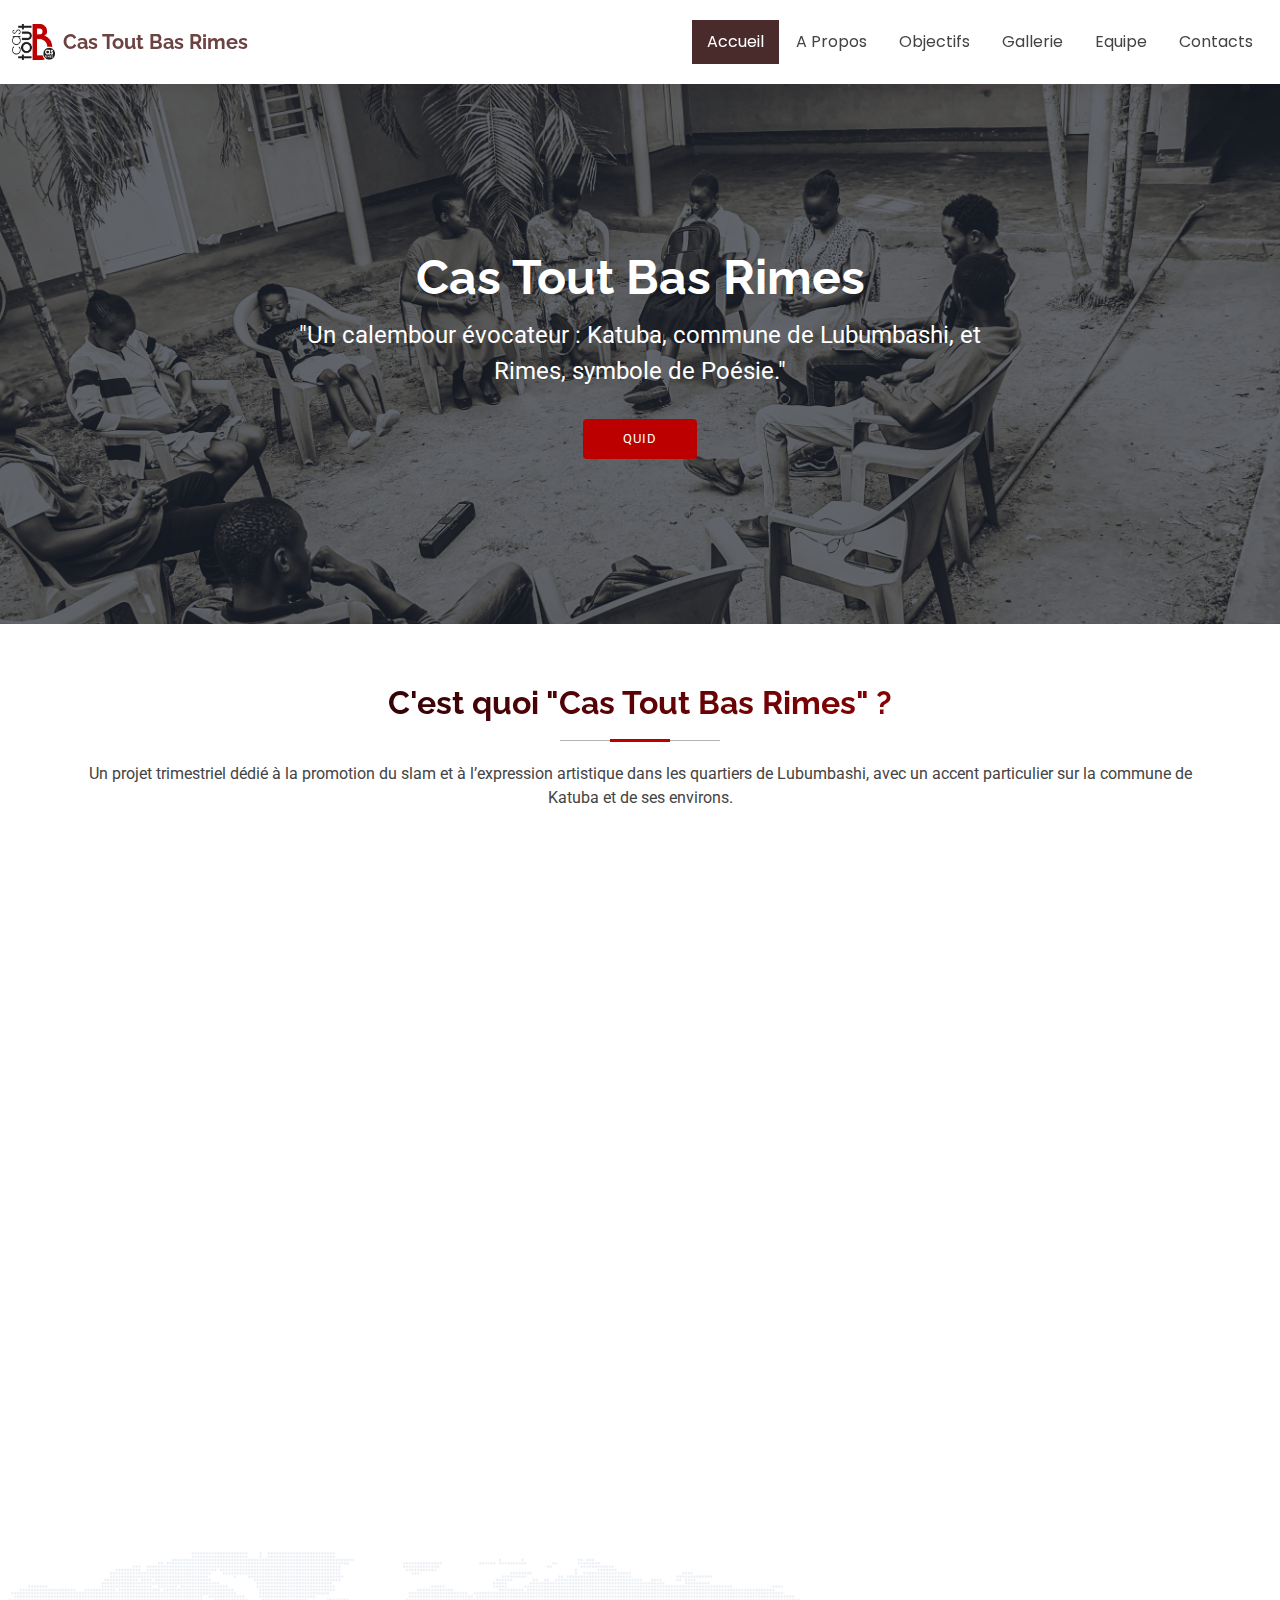
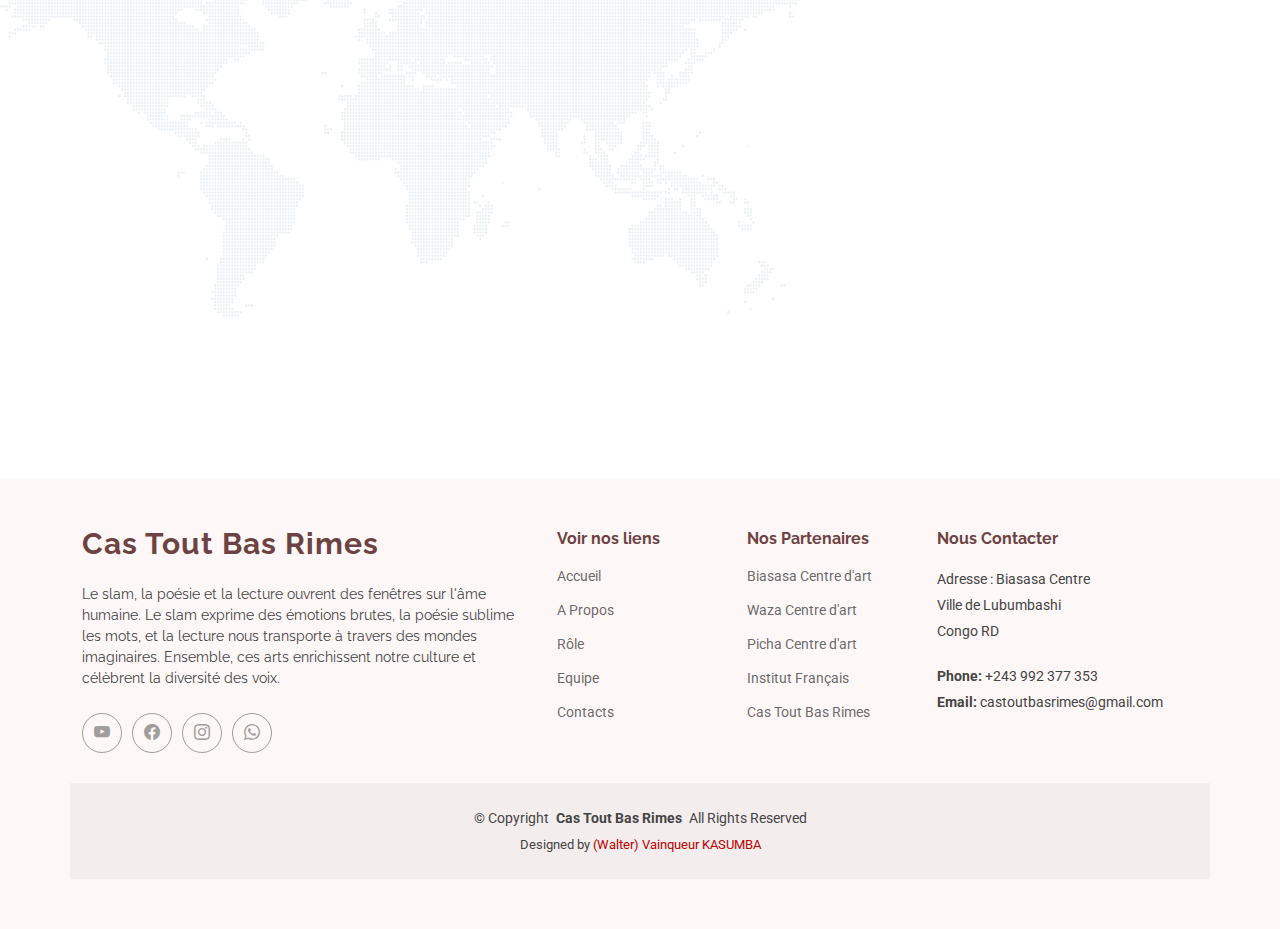
<file: index.html>
<!DOCTYPE html>
<html lang="en">

<head>
  <meta charset="utf-8">
  <meta content="width=device-width, initial-scale=1.0" name="viewport">
  <title>Cas Tout Bas Rimes</title>
  <meta name="description" content="">
  <meta name="keywords" content="">

  <!-- Favicons -->
  <link href="assets/img/logo.png" rel="icon">
  <link href="assets/img/apple-touch-icon.png" rel="apple-touch-icon">

  <!-- Fonts -->
  <link href="https://fonts.googleapis.com" rel="preconnect">
  <link href="https://fonts.gstatic.com" rel="preconnect" crossorigin>
  <link
    href="https://fonts.googleapis.com/css2?family=Roboto:ital,wght@0,100;0,300;0,400;0,500;0,700;0,900;1,100;1,300;1,400;1,500;1,700;1,900&family=Poppins:ital,wght@0,100;0,200;0,300;0,400;0,500;0,600;0,700;0,800;0,900;1,100;1,200;1,300;1,400;1,500;1,600;1,700;1,800;1,900&family=Raleway:ital,wght@0,100;0,200;0,300;0,400;0,500;0,600;0,700;0,800;0,900;1,100;1,200;1,300;1,400;1,500;1,600;1,700;1,800;1,900&display=swap"
    rel="stylesheet">

  <!-- Vendor CSS Files -->
  <link href="assets/vendor/bootstrap/css/bootstrap.min.css" rel="stylesheet">
  <link href="assets/vendor/bootstrap-icons/bootstrap-icons.css" rel="stylesheet">
  <link href="assets/vendor/aos/aos.css" rel="stylesheet">
  <link href="assets/vendor/glightbox/css/glightbox.min.css" rel="stylesheet">
  <link href="assets/vendor/swiper/swiper-bundle.min.css" rel="stylesheet">

  <!-- Main CSS File -->
  <link href="assets/css/main.css" rel="stylesheet">
  <link href="assets/css/main.css" rel="stylesheet">
</head>

<body class="index-page">

  <header id="header" class="header d-flex align-items-center sticky-top">
    <div class="container-fluid position-relative d-flex align-items-center justify-content-between">

      <a href="index.html" class="logo d-flex align-items-center me-auto me-xl-0">
        <!-- Uncomment the line below if you also wish to use an image logo -->
        <img src="assets/img/logo ctbr.png" alt="">
        <h1 class="sitename">Cas Tout Bas Rimes</h1>
      </a>

      <nav id="navmenu" class="navmenu">
        <ul>
          <li><a href="index.html#hero" class="active">Accueil</a></li>
          <li><a href="portfolio.html#about">A Propos</a></li>
          <li><a href="portfolio.html#services">Objectifs</a></li>
          <li><a href="portfolio.html#portfolio">Gallerie</a></li>
          <li><a href="portfolio.html#team">Equipe</a></li>
          <li><a href="portfolio.html#contact">Contacts</a></li>
        </ul>
        <i class="mobile-nav-toggle d-xl-none bi bi-list"></i>
      </nav>

      <!-- <div class="header-social-links">
        <a href="#" class="linkedin"><i class="bi bi-youtube"></i></a>
        <a href="#" class="twitter"><i class="bi bi-whatsapp"></i></a>
        <a href="https://www.facebook.com/profile.php?id=100083359626542" class="facebook"><i
            class="bi bi-facebook"></i></a>
        <a href=" https://www.instagram.com/castoutbasrimes?igsh=MTE3OWNjZG5xdjdrdQ==" class="instagram"><i
            class="bi bi-instagram"></i></a>
      </div> -->

    </div>
  </header>

  <main class="main">

    <!-- Hero Section -->
    <section id="hero" class="hero section dark-background">

      <img src="assets/img/hero-bg.jpg" alt="" data-aos="fade-in">

      <div class="container text-center" data-aos="fade-up" data-aos-delay="100">
        <div class="row justify-content-center">
          <div class="col-lg-8">
            <h2>Cas Tout Bas Rimes</h2>
            <p>"Un calembour évocateur : Katuba, commune de Lubumbashi, et Rimes, symbole de Poésie."</p>
            <a href="#about" class="btn-get-started">Quid</a>
          </div>
        </div>
      </div>

    </section><!-- /Hero Section -->

    <!-- What We Do Section -->
    <section id="what-we-do" class="what-we-do section">

      <!-- Section Title -->
      <div class="container section-title" data-aos="fade-up">
        <h2>C'est quoi "Cas Tout Bas Rimes" ?</h2>
        <p>Un projet trimestriel dédié à la promotion du slam et à l’expression artistique dans les quartiers de
          Lubumbashi, avec un accent particulier sur la commune de Katuba et de ses environs.</p>
      </div><!-- End Section Title -->

      <div class="container">

        <div class="row gy-4">

          <div class="col-lg-4" data-aos="fade-up" data-aos-delay="100">
            <div class="why-box">
              <h3>Qui sommes-nous ?</h3>
              <p>
                "Cas Tout Bas Rimes est né d'un désir ardent de répandre le slam et de favoriser l’expression artistique
                dans des zones où l’accès à la culture est limité. Situé dans la commune de Katuba à Lubumbashi, nous
                sommes une plateforme trimestrielle qui accueille et forme de jeunes slameurs, leur offrant un espace
                pour partager leur passion."
              </p>
              <div class="text-center">
                <a href="#" class="more-btn"><span>voir plus</span> <i class="bi bi-chevron-right"></i></a>
              </div>
            </div>
          </div><!-- End Why Box -->

          <div class="col-lg-8 d-flex align-items-stretch">
            <div class="row gy-4" data-aos="fade-up" data-aos-delay="200">

              <div class="col-xl-4">
                <div class="icon-box d-flex flex-column justify-content-center align-items-center">
                  <i class="bi bi-chat-dots"></i>
                  <h4>Mission 1 <br>Une Expression Libre</h4>
                  <p>Créer un espace accueillant pour que les jeunes s'expriment sans jugement à travers la poésie et le
                    slam.</p>
                </div>
              </div><!-- End Icon Box -->

              <div class="col-xl-4" data-aos="fade-up" data-aos-delay="300">
                <div class="icon-box d-flex flex-column justify-content-center align-items-center">
                  <i class="bi bi-lightbulb"></i>
                  <h4>Mission 2 <br>Exploration des Thèmes Universels</h4>
                  <p>Permettre aux jeunes d'explorer des questions d'intérêt universel, comme l'identité et la justice
                    sociale.</p>
                </div>
              </div><!-- End Icon Box -->

              <div class="col-xl-4" data-aos="fade-up" data-aos-delay="400">
                <div class="icon-box d-flex flex-column justify-content-center align-items-center">
                  <i class="bi bi-people"></i>
                  <h4>Mission 3 <br>Ateliers et Performances</h4>
                  <p>Organiser des ateliers et des événements de slam pour développer la confiance en soi et célébrer la
                    diversité des voix.</p>
                </div>
              </div><!-- End Icon Box -->

            </div>
          </div>

        </div>

      </div>

    </section><!-- /What We Do Section -->

     <!-- Contact Section -->
    <section id="contact" class="contact section">

        <!-- Section Title -->
        <div class="container section-title" data-aos="fade-up">
            <h2>Où nous trouver ?</h2>
            <p>Pour toute question ou pour nous soutenir, n’hésitez pas à nous contacter. Adresse : Biasasa Centre d'art
            </p>
        </div><!-- End Section Title -->

        <div class="container position-relative" data-aos="fade-up" data-aos-delay="100">

            <div class="row gy-4">

                <div class="col-lg-5">
                    <div class="info-item d-flex" data-aos="fade-up" data-aos-delay="200">
                        <i class="bi bi-geo-alt flex-shrink-0"></i>
                        <div>
                            <h3>Adresse</h3>
                            <p><strong>Biasasa centre d'art</strong>
                                quartier Bana Katanga, 54 Ave Muana Shaba, Lubumbashi</p>
                        </div>
                    </div><!-- End Info Item -->

                    <div class="info-item d-flex" data-aos="fade-up" data-aos-delay="300">
                        <i class="bi bi-telephone flex-shrink-0"></i>
                        <div>
                            <h3>Nos Contacts</h3>
                            <p>+243 99 237 73 53</p>
                        </div>
                    </div><!-- End Info Item -->

                    <div class="info-item d-flex" data-aos="fade-up" data-aos-delay="400">
                        <i class="bi bi-envelope flex-shrink-0"></i>
                        <div>
                            <h3>Email</h3>
                            <p>castoutbasrimes@gmail.com</p>
                        </div>
                    </div><!-- End Info Item -->

                </div>

                <div class="col-lg-7">
                    <div class="map-responsive">
                        <iframe
                            src="https://www.google.com/maps/embed?pb=!1m18!1m12!1m3!1d1495.528783758716!2d27.468286901987!3d-11.716536263090179!2m3!1f0!2f0!3f0!3m2!1i1024!2i768!4f13.1!3m3!1m2!1s0x19723f705431221f%3A0xe6d1ea8ce66e4fb7!2sBiasasa%20centre%20d&#39;art!5e1!3m2!1sfr!2scd!4v1740525657134!5m2!1sfr!2scd"
                            width="600" height="400" style="border:0;" allowfullscreen="" loading="lazy"
                            referrerpolicy="no-referrer-when-downgrade"></iframe>
                    </div>
                </div><!-- End Contact Form -->

            </div>

        </div>

    </section><!-- /Contact Section -->

  </main>

  <footer id="footer" class="footer light-background">

    <div class="container footer-top">
      <div class="row gy-4">
        <div class="col-lg-5 col-md-12 footer-about">
          <a href="index.html" class="logo d-flex align-items-center">
            <span class="sitename">Cas Tout Bas Rimes</span>
          </a>
          <p>Le slam, la poésie et la lecture ouvrent des fenêtres sur l'âme humaine. Le slam exprime des émotions
            brutes, la poésie sublime les mots, et la lecture nous transporte à travers des mondes imaginaires.
            Ensemble, ces arts enrichissent notre culture et célèbrent la diversité des voix.</p>
          <div class="social-links d-flex mt-4">
            <a href="https://youtube.com/@castoutbasrimes24?si=yJgB9E9vswaCOKB9"><i class="bi bi-youtube"></i></a>
            <a href="https://www.facebook.com/profile.php?id=100083359626542"><i class="bi bi-facebook"></i></a>
            <a href="https://www.instagram.com/castoutbasrimes?igsh=MTE3OWNjZG5xdjdrdQ==">
              <i class="bi bi-instagram"></i>
            </a>
            <a href="https://wa.me/message/2JVSQBOI5NFFI1"><i class="bi bi-whatsapp"></i></a>
          </div>
        </div>

        <div class="col-lg-2 col-6 footer-links">
          <h4>Voir nos liens</h4>
          <ul>
            <li><a href="#">Accueil</a></li>
            <li><a href="#">A Propos</a></li>
            <li><a href="#">Rôle</a></li>
            <li><a href="#">Equipe</a></li>
            <li><a href="#">Contacts</a></li>
          </ul>
        </div>

        <div class="col-lg-2 col-6 footer-links">
          <h4>Nos Partenaires</h4>
          <ul>
            <li><a href="#">Biasasa Centre d'art</a></li>
            <li><a href="#">Waza Centre d'art</a></li>
            <li><a href="#">Picha Centre d'art</a></li>
            <li><a href="#">Institut Français</a></li>
            <li><a href="#">Cas Tout Bas Rimes</a></li>
          </ul>
        </div>

        <div class="col-lg-3 col-md-12 footer-contact text-center text-md-start">
          <h4>Nous Contacter</h4>
          <p>Adresse : Biasasa Centre</p>
          <p>Ville de Lubumbashi</p>
          <p>Congo RD</p>
          <p class="mt-4"><strong>Phone:</strong> <span>+243 992 377 353</span></p>
          <p><strong>Email:</strong> <span>castoutbasrimes@gmail.com</span></p>
        </div>

      </div>
    </div>

    <div class="container copyright text-center mt-4">
      <p>© <span>Copyright</span> <strong class="px-1 sitename">Cas Tout Bas Rimes</strong> <span>All Rights
          Reserved</span></p>
      <div class="credits">
        Designed by <a href="https://github.com/waltervq">(Walter) Vainqueur KASUMBA</a>
      </div>
    </div>

  </footer>

  <!-- Scroll Top -->
  <a href="#" id="scroll-top" class="scroll-top d-flex align-items-center justify-content-center"><i
      class="bi bi-arrow-up-short"></i></a>

  <!-- Preloader -->
  <div id="preloader"></div>

  <!-- Vendor JS Files -->
  <script src="assets/vendor/bootstrap/js/bootstrap.bundle.min.js"></script>
  <script src="assets/vendor/php-email-form/validate.js"></script>
  <script src="assets/vendor/aos/aos.js"></script>
  <script src="assets/vendor/waypoints/noframework.waypoints.js"></script>
  <script src="assets/vendor/purecounter/purecounter_vanilla.js"></script>
  <script src="assets/vendor/glightbox/js/glightbox.min.js"></script>
  <script src="assets/vendor/imagesloaded/imagesloaded.pkgd.min.js"></script>
  <script src="assets/vendor/isotope-layout/isotope.pkgd.min.js"></script>
  <script src="assets/vendor/swiper/swiper-bundle.min.js"></script>

  <!-- Main JS File -->
  <script src="assets/js/main.js"></script>

</body>

</html>
</file>
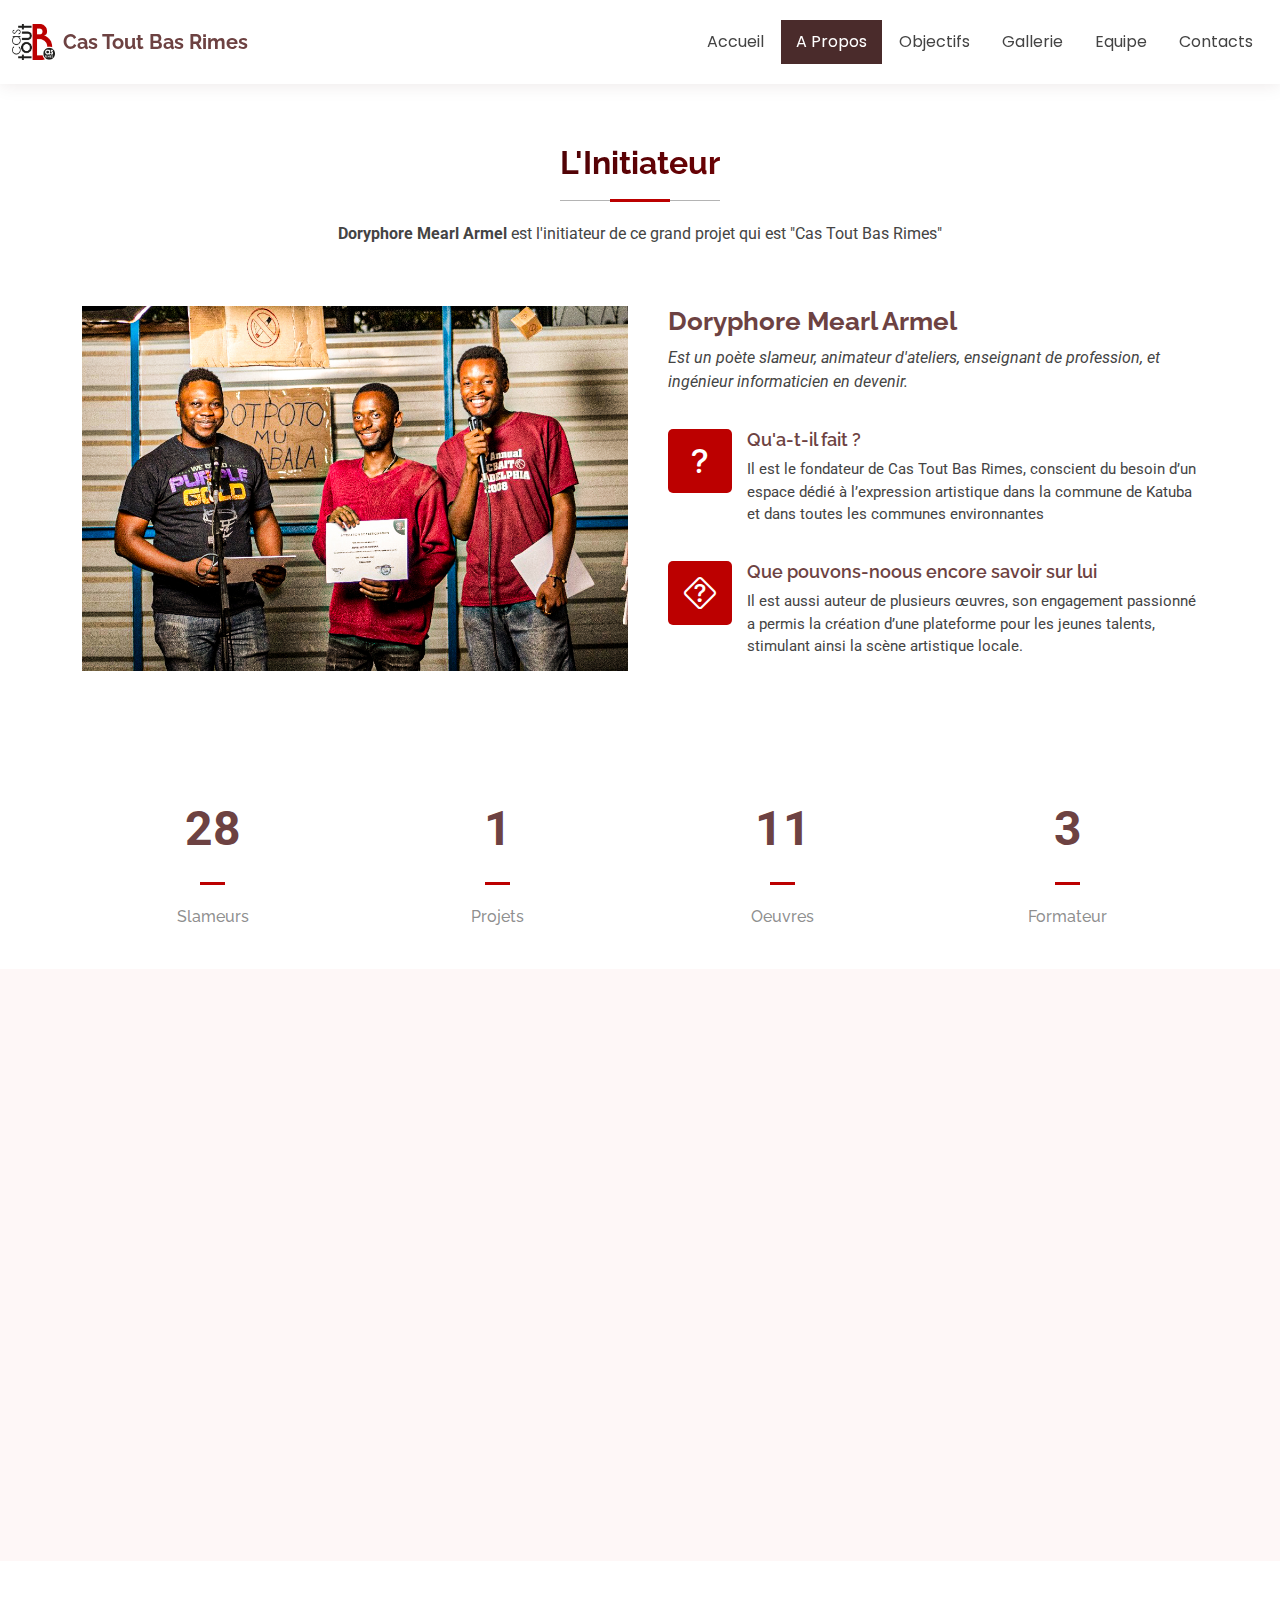
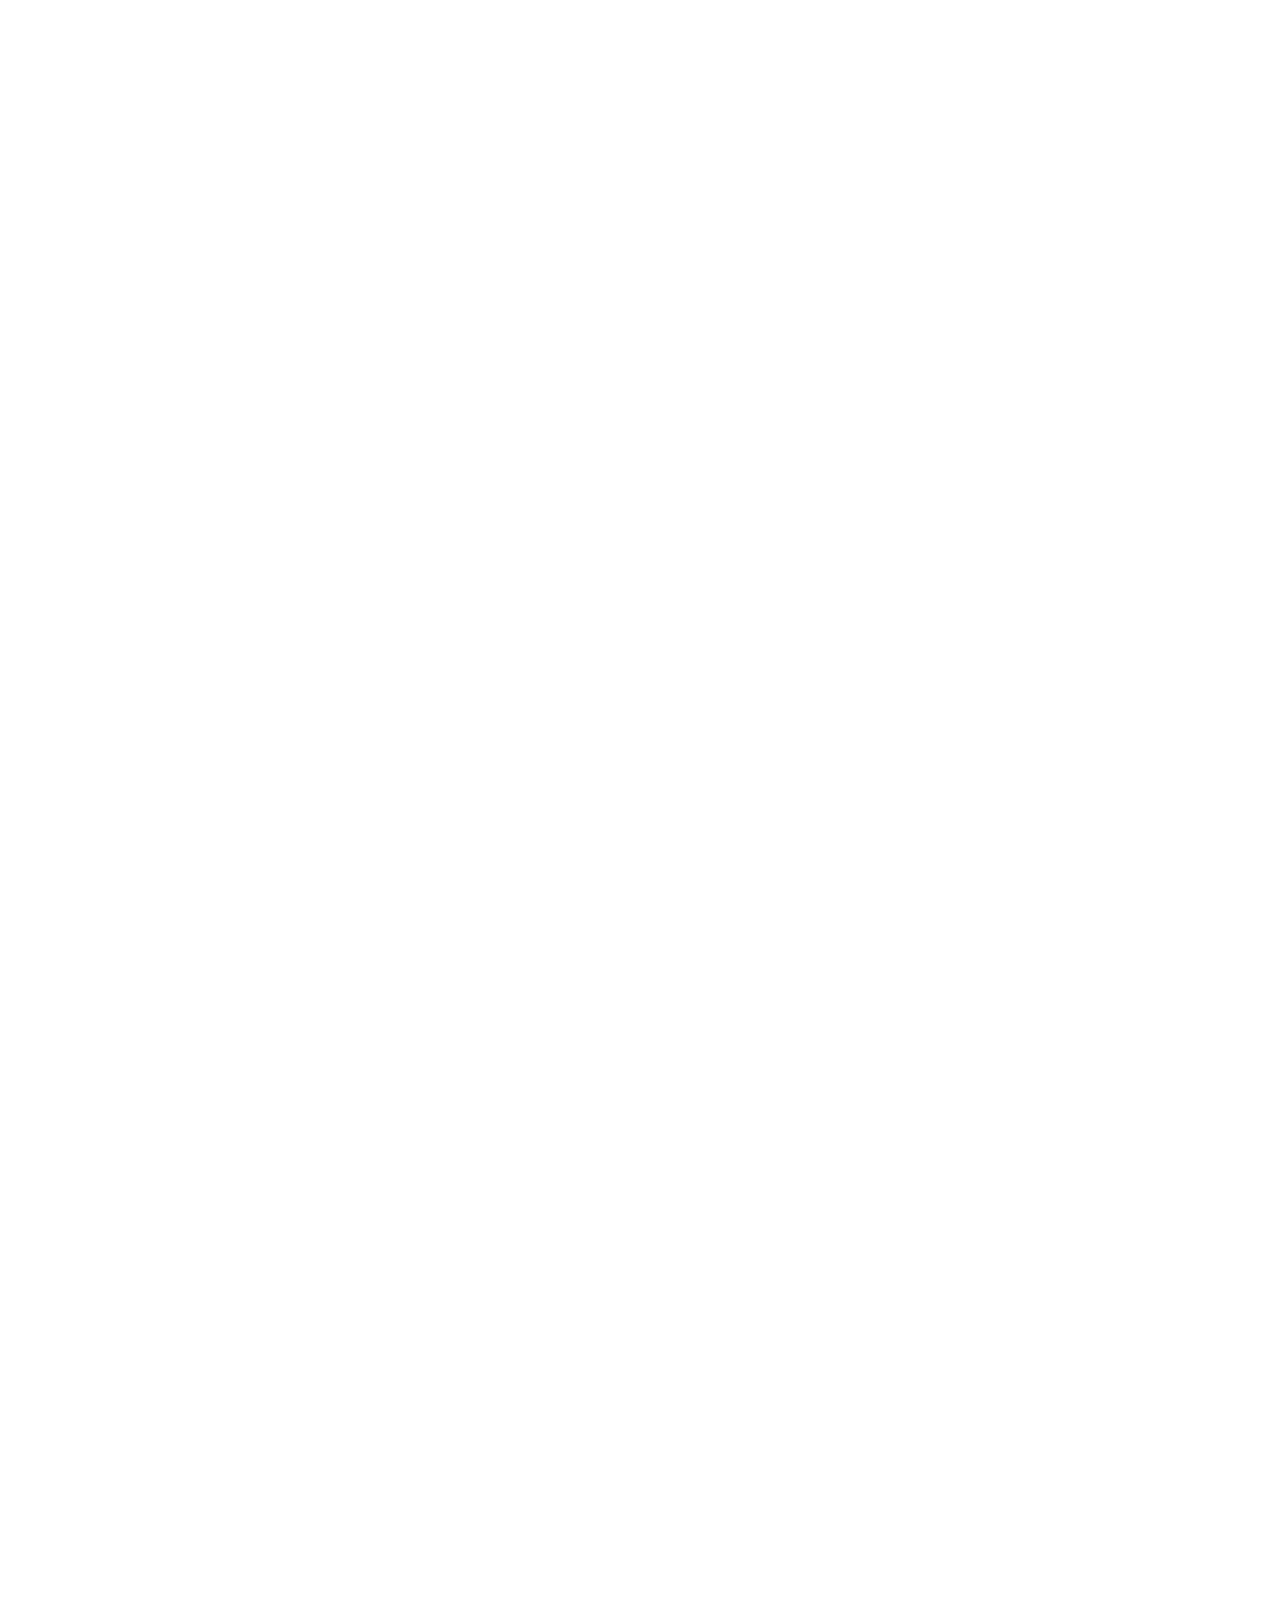
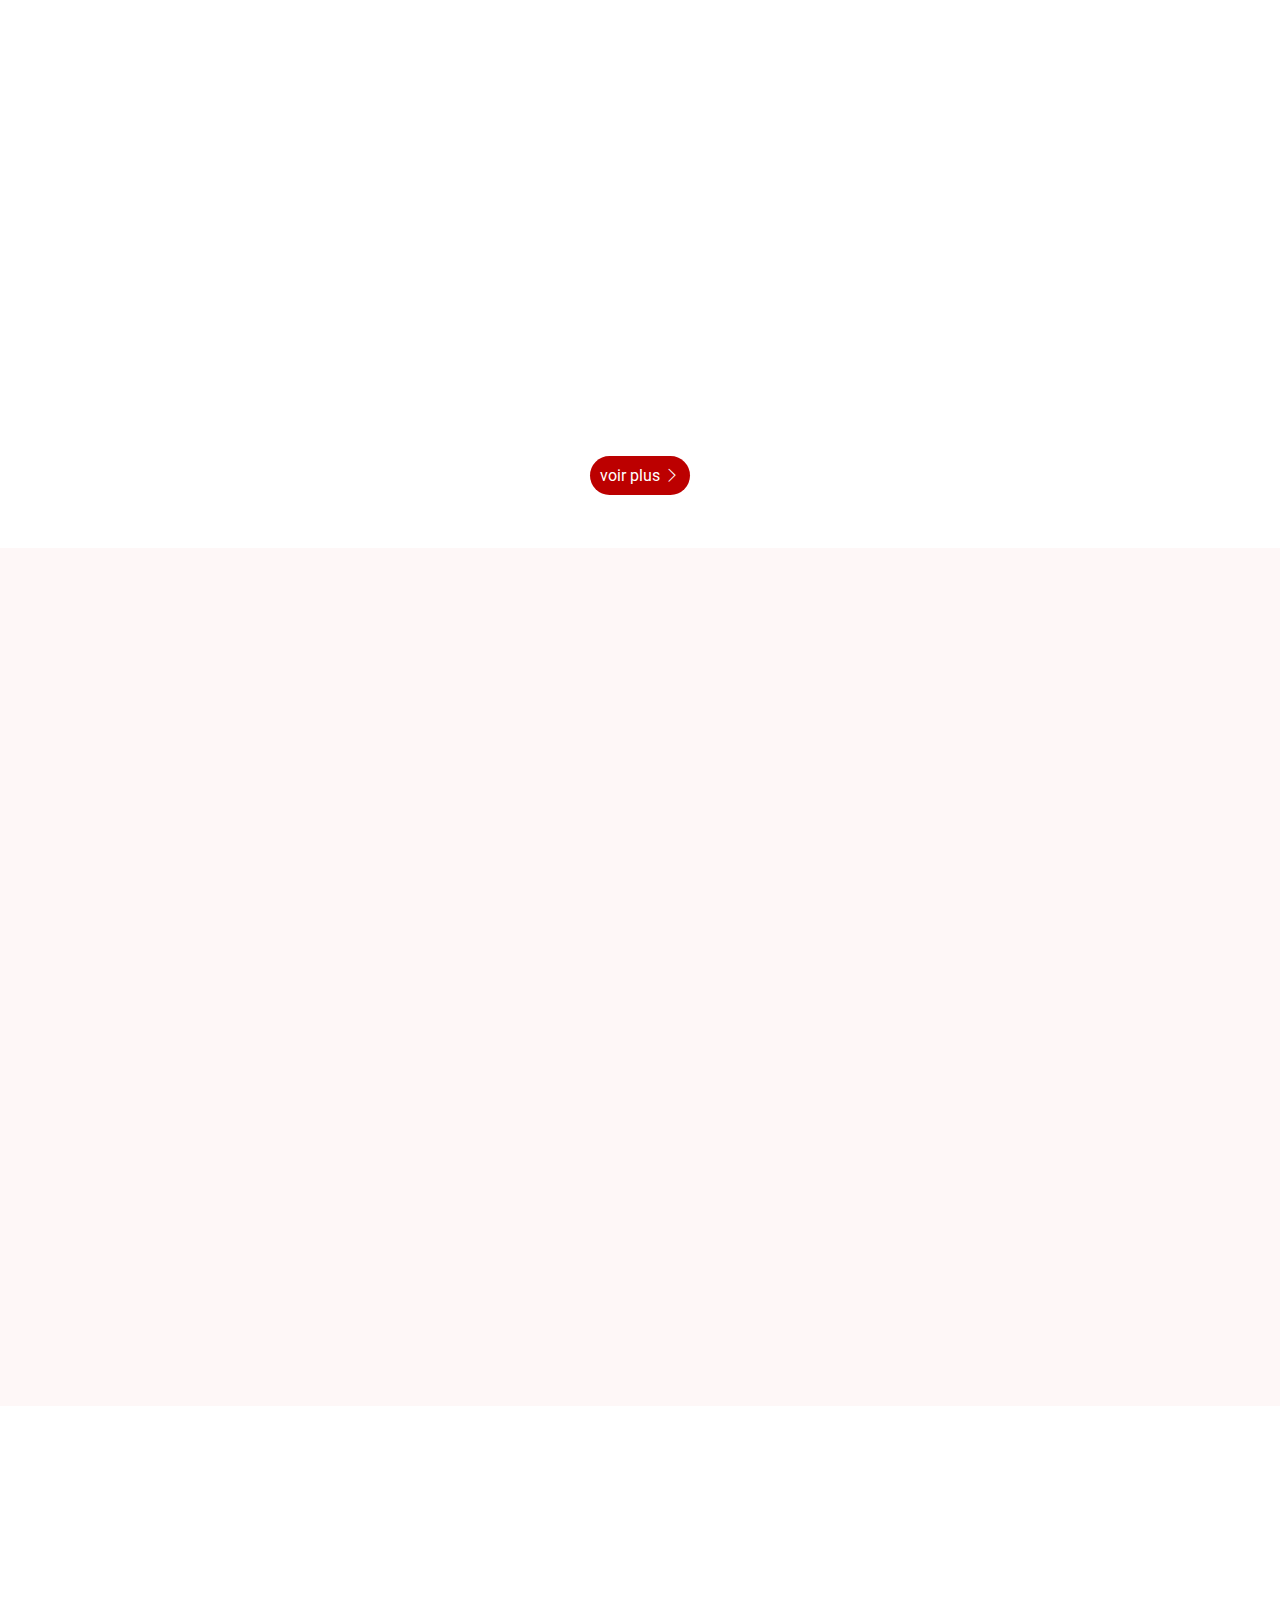
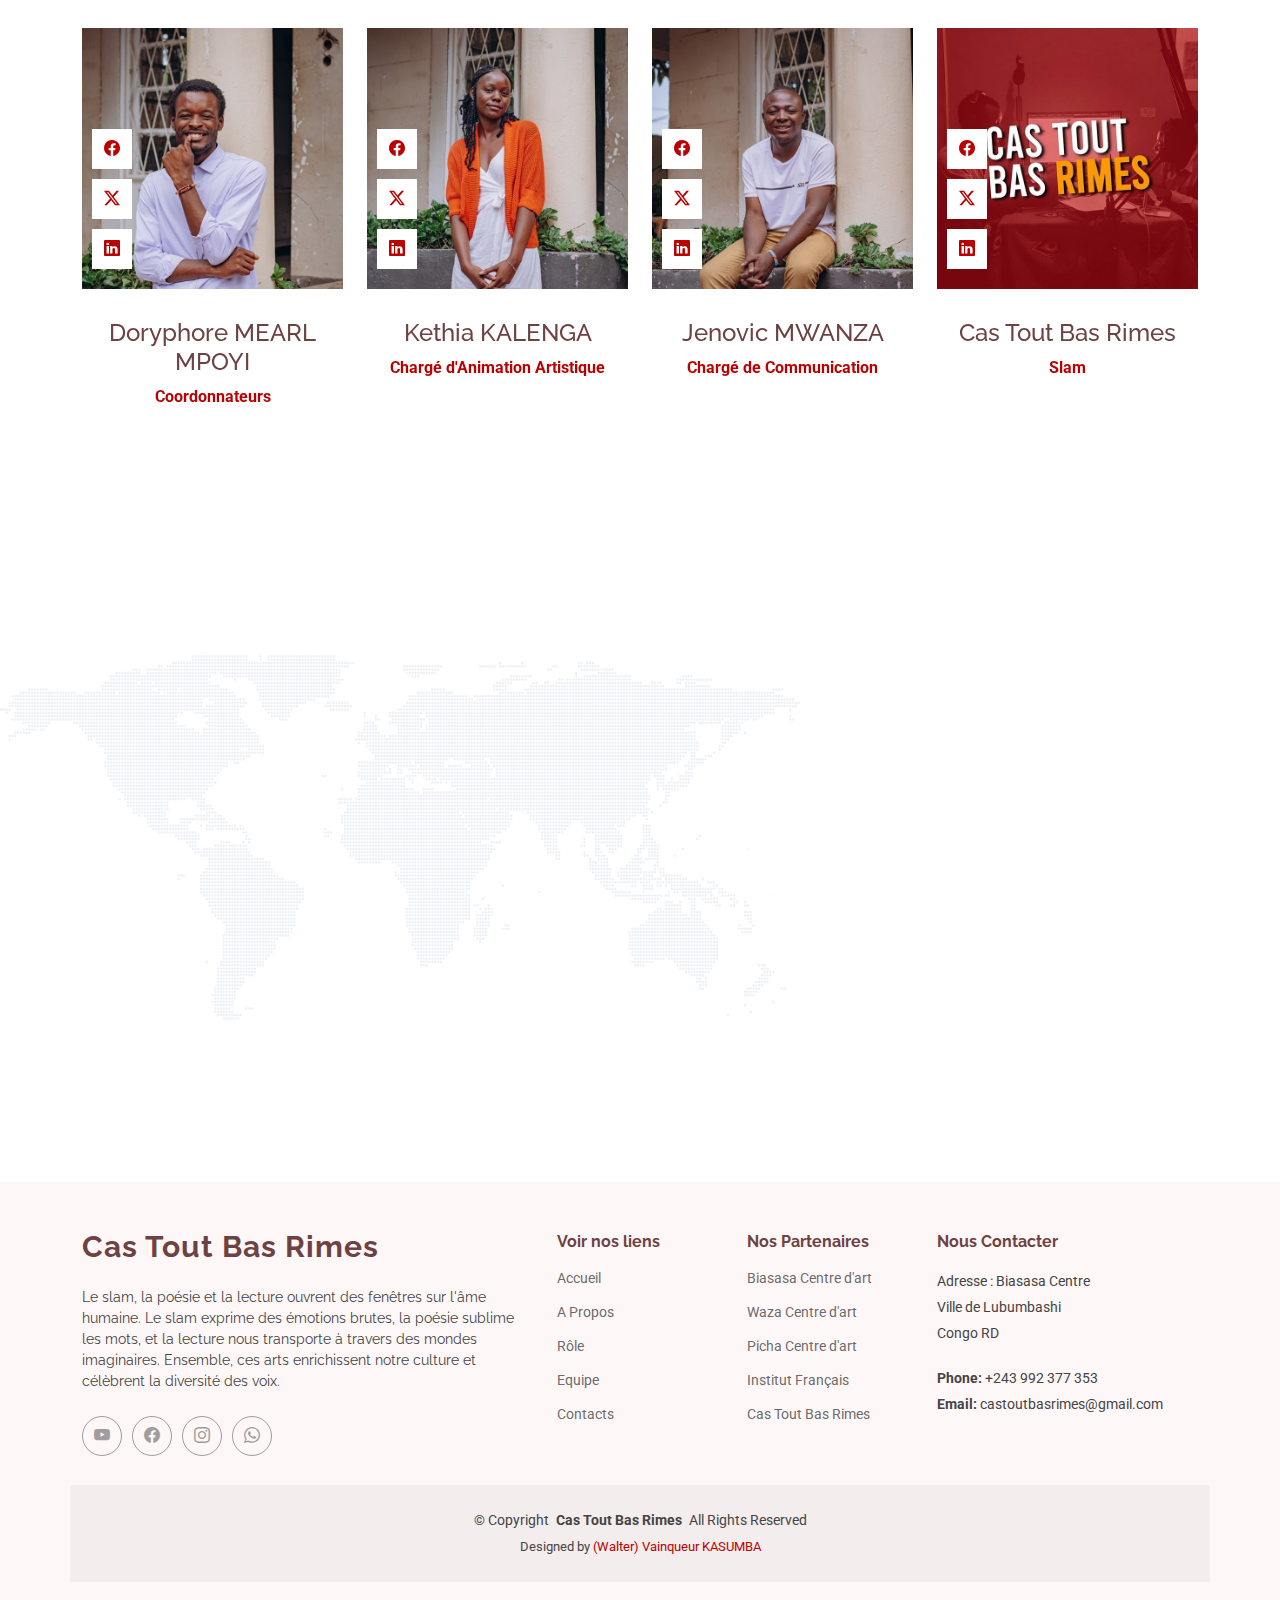
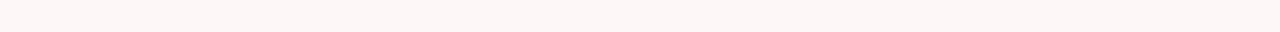
<file: portfolio.html>
<!DOCTYPE html>
<html lang="en">

<head>
    <meta charset="utf-8">
    <meta content="width=device-width, initial-scale=1.0" name="viewport">
    <title>Cas Tout Bas Rimes</title>
    <meta name="description" content="">
    <meta name="keywords" content="">

    <!-- Favicons -->
    <link href="assets/img/logo.png" rel="icon">
    <link href="assets/img/apple-touch-icon.png" rel="apple-touch-icon">

    <!-- Fonts -->
    <link href="https://fonts.googleapis.com" rel="preconnect">
    <link href="https://fonts.gstatic.com" rel="preconnect" crossorigin>
    <link
        href="https://fonts.googleapis.com/css2?family=Roboto:ital,wght@0,100;0,300;0,400;0,500;0,700;0,900;1,100;1,300;1,400;1,500;1,700;1,900&family=Poppins:ital,wght@0,100;0,200;0,300;0,400;0,500;0,600;0,700;0,800;0,900;1,100;1,200;1,300;1,400;1,500;1,600;1,700;1,800;1,900&family=Raleway:ital,wght@0,100;0,200;0,300;0,400;0,500;0,600;0,700;0,800;0,900;1,100;1,200;1,300;1,400;1,500;1,600;1,700;1,800;1,900&display=swap"
        rel="stylesheet">

    <!-- Vendor CSS Files -->
    <link href="assets/vendor/bootstrap/css/bootstrap.min.css" rel="stylesheet">
    <link href="assets/vendor/bootstrap-icons/bootstrap-icons.css" rel="stylesheet">
    <link href="assets/vendor/aos/aos.css" rel="stylesheet">
    <link href="assets/vendor/glightbox/css/glightbox.min.css" rel="stylesheet">
    <link href="assets/vendor/swiper/swiper-bundle.min.css" rel="stylesheet">

    <!-- Main CSS File -->
    <link href="assets/css/main.css" rel="stylesheet">
    <link href="assets/css/main.css" rel="stylesheet">
</head>

<body>
    <header id="header" class="header d-flex align-items-center sticky-top">
        <div class="container-fluid position-relative d-flex align-items-center justify-content-between">

            <a href="index.html" class="logo d-flex align-items-center me-auto me-xl-0">
                <!-- Uncomment the line below if you also wish to use an image logo -->
                <img src="assets/img/logo ctbr.png" alt="">
                <h1 class="sitename">Cas Tout Bas Rimes</h1>
            </a>

            <nav id="navmenu" class="navmenu">
                <ul>
                    <li><a href="index.html#hero" class="active">Accueil</a></li>
                    <li><a href="portfolio.html#about">A Propos</a></li>
                    <li><a href="portfolio.html#services">Objectifs</a></li>
                    <li><a href="portfolio.html#portfolio">Gallerie</a></li>
                    <li><a href="portfolio.html#team">Equipe</a></li>
                    <li><a href="portfolio.html#contact">Contacts</a></li>
                </ul>
                <i class="mobile-nav-toggle d-xl-none bi bi-list"></i>
            </nav>

            <!-- <div class="header-social-links">
            <a href="#" class="linkedin"><i class="bi bi-youtube"></i></a>
            <a href="#" class="twitter"><i class="bi bi-whatsapp"></i></a>
            <a href="https://www.facebook.com/profile.php?id=100083359626542" class="facebook"><i
                class="bi bi-facebook"></i></a>
            <a href=" https://www.instagram.com/castoutbasrimes?igsh=MTE3OWNjZG5xdjdrdQ==" class="instagram"><i
                class="bi bi-instagram"></i></a>
          </div> -->

        </div>
    </header>

    <!-- About Section -->
    <section id="about" class="about section">

        <!-- Section Title -->
        <div class="container section-title" data-aos="fade-up">
            <h2>L'Initiateur</h2>
            <p> <b> Doryphore Mearl Armel </b>est l'initiateur de ce grand projet qui est "Cas Tout Bas Rimes"</p>
        </div><!-- End Section Title -->

        <div class="container">

            <div class="row gy-3">

                <div class="col-lg-6" data-aos="fade-up" data-aos-delay="100">
                    <img src="assets/img/about.jpg" alt="" class="img-fluid">
                </div>

                <div class="col-lg-6 d-flex flex-column justify-content-center" data-aos="fade-up" data-aos-delay="200">
                    <div class="about-content ps-0 ps-lg-3">
                        <h3>Doryphore Mearl Armel</h3>
                        <p class="fst-italic">
                            Est un poète slameur, animateur d'ateliers, enseignant de profession, et ingénieur
                            informaticien en devenir.
                        </p>
                        <ul>
                            <li>
                                <i class="bi bi-question-lg"></i>
                                <div>
                                    <h4>Qu'a-t-il fait ?</h4>
                                    <p>Il est le fondateur de Cas Tout Bas Rimes, conscient du besoin d’un espace dédié
                                        à l’expression
                                        artistique dans la commune de Katuba et dans toutes les communes environnantes
                                    </p>
                                </div>
                            </li>
                            <li>
                                <i class="bi bi-question-diamond"></i>
                                <div>
                                    <h4>Que pouvons-noous encore savoir sur lui</h4>
                                    <p>Il est aussi auteur de plusieurs œuvres, son engagement passionné a permis la
                                        création d’une
                                        plateforme pour
                                        les jeunes talents, stimulant ainsi la scène artistique locale.</p>
                                </div>
                            </li>
                        </ul>
                        <!-- <p>
                  Ullamco laboris nisi ut aliquip ex ea commodo consequat. Duis aute irure dolor in reprehenderit in
                  voluptate
                  velit esse cillum dolore eu fugiat nulla pariatur. Excepteur sint occaecat cupidatat non proident, sunt
                  in
                  culpa qui officia deserunt mollit anim id est laborum
                </p> -->
                    </div>

                </div>
            </div>

        </div>

    </section><!-- /About Section -->

    <!-- Skills Section -->

    <!-- Stats Section -->
    <section id="stats" class="stats section">

        <div class="container" data-aos="fade-up" data-aos-delay="100">

            <div class="row gy-4">

                <div class="col-lg-3 col-md-6">
                    <div class="stats-item text-center w-100 h-100">
                        <span data-purecounter-start="0" data-purecounter-end="43" data-purecounter-duration="1"
                            class="purecounter"></span>
                        <p>Slameurs</p>
                    </div>
                </div><!-- End Stats Item -->

                <div class="col-lg-3 col-md-6">
                    <div class="stats-item text-center w-100 h-100">
                        <span data-purecounter-start="0" data-purecounter-end="2" data-purecounter-duration="1"
                            class="purecounter"></span>
                        <p>Projets</p>
                    </div>
                </div><!-- End Stats Item -->

                <div class="col-lg-3 col-md-6">
                    <div class="stats-item text-center w-100 h-100">
                        <span data-purecounter-start="0" data-purecounter-end="17" data-purecounter-duration="1"
                            class="purecounter"></span>
                        <p>Oeuvres</p>
                    </div>
                </div><!-- End Stats Item -->

                <div class="col-lg-3 col-md-6">
                    <div class="stats-item text-center w-100 h-100">
                        <span data-purecounter-start="0" data-purecounter-end="5" data-purecounter-duration="1"
                            class="purecounter"></span>
                        <p>Formateur</p>
                    </div>
                </div><!-- End Stats Item -->

            </div>

        </div>

    </section><!-- /Stats Section -->

    <!-- Services Section -->
    <section id="services" class="services section light-background">

        <!-- Section Title -->
        <div class="container section-title" data-aos="fade-up">
            <h2>Rôle et Objectifs</h2>
            <p>Nous visons à offrir un espace d'expression libre pour les jeunes à travers la poésie et le slam.</p>
        </div><!-- End Section Title -->

        <div class="container">

            <div class="row gy-4">

                <div class="col-lg-4 col-md-6" data-aos="fade-up" data-aos-delay="100">
                    <div class="service-item  position-relative">
                        <div class="icon">
                            <i class="bi bi-activity"></i>
                        </div>
                        <a href="service-details.html" class="stretched-link">
                            <h3>Rôle</h3>
                        </a>
                        <p>Cas Tout Bas Rime a pour rôle de rassembler les poètes de la commune de Katuba et des
                            environs, en
                            créant un espace
                            d’expression pour ceux qui ne peuvent pas se déplacer vers le centre-ville."</p>
                    </div>
                </div><!-- End Service Item -->

                <div class="col-lg-4 col-md-6" data-aos="fade-up" data-aos-delay="200">
                    <div class="service-item position-relative">
                        <div class="icon">
                            <i class="bi bi-bullseye"></i>
                        </div>
                        <a href="service-details.html" class="stretched-link">
                            <h3>Objectifs</h3>
                        </a>
                        <p>Organiser des ateliers de formation pour les poètes et les slameurs, Encourager l’expression
                            artistique
                            sous diverses formes, Aborder des thématiques d’intérêt universel à travers la poésie et le
                            slam.
                        </p>
                    </div>
                </div><!-- End Service Item -->

                <div class="col-lg-4 col-md-6" data-aos="fade-up" data-aos-delay="300">
                    <div class="service-item position-relative">
                        <div class="icon">
                            <i class="bi bi-star"></i>
                        </div>
                        <a href="service-details.html" class="stretched-link">
                            <h3>Succès</h3>
                        </a>
                        <p>La première édition au Centre d'Art a été un franc succès, marquée par la formation de 11
                            slameurs
                            et une affluence significative de spectateurs, témoignant de l'intérêt croissant pour la
                            poésie et le slam.</p>
                    </div>
                </div><!-- End Service Item -->
            </div>

        </div>

    </section><!-- /Services Section -->

    <!-- autre -->
    <div class="container" data-aos="fade-up" data-aos-delay="100">

        <div class="row">
            <div class="col-12">
                <div class="resume-wrapper text-center">
                    <div class="container my-5">
                        <div class="resume-block" data-aos="fade-up">
                            <h2 class="text-center mb-4">Organisation du Projet</h2>
                            <p class="lead text-center mb-4">PHASES :</p>
                            <div class="timeline">
                                <div class="timeline-item" data-aos="fade-up" data-aos-delay="200">
                                    <div class="timeline-left">
                                        <h4 class="company">Appel à candidatures :</h4>
                                        <span class="description">Ouvert à tous les jeunes slameurs de la ville.</span>
                                    </div>
                                    <div class="timeline-right">
                                        <h3 class="company">Ateliers :</h3>
                                        <span class="description">Formation intensive sur plusieurs jours, incluant des
                                            techniques
                                            d’écriture
                                            et de performance.</span>
                                    </div>
                                    <div class="timeline-left">
                                        <h4 class="company">Répétitions :</h4>
                                        <span class="description">Préparation des performances, avec un accompagnement
                                            personnalisé.</span>
                                    </div>
                                    <div class="timeline-right">
                                        <h4 class="company">Résidence artistique :</h4>
                                        <span class="description">Immersion dans un environnement créatif pour stimuler
                                            l’inspiration.</span>
                                    </div>
                                    <div class="timeline-left">
                                        <h4 class="company">Restitution :</h4>
                                        <span class="description">Spectacle final ouvert au public, permettant aux
                                            participants de
                                            présenter
                                            leur travail.</span>
                                    </div>
                                </div>
                            </div>
                        </div>
                    </div>
                    <hr>
                    <div class="resume-block" data-aos="fade-up" data-aos-delay="100">
                        <h2>Première Édition</h2>
                        <p class="lead">Événement : "La première édition de Cas Tout Bas Rimes a eu lieu au Centre d'Art
                            de
                            Lubumbashi, marquant le lancement d'une aventure artistique prometteuse. Avec la formation
                            de 11
                            slameurs, l’événement a attiré un large public, témoignant de l’intérêt croissant pour la
                            poésie et le
                            slam dans la région." Et la deuxième édition lancée </p>
                    </div>
                    <hr>
                </div>
            </div>
        </div>
    </div>

    </div>

    <!-- autre -->
    <!-- Portfolio Section -->
    <section id="portfolio" class="portfolio section">

        <!-- Section Title -->
        <div class="container section-title" data-aos="fade-up">
            <h2>Gallerie</h2>
            <p>Explorez notre galerie pour découvrir des photos et vidéos des ateliers, performances, et événements
                passés.
                Lisez également les témoignages des participants, mettant en avant leurs expériences enrichissantes."
            </p>
        </div><!-- End Section Title -->

        <div class="container">

            <div class="isotope-layout" data-default-filter="*" data-layout="masonry" data-sort="original-order">

                <ul class="portfolio-filters isotope-filters" data-aos="fade-up" data-aos-delay="100">
                    <li data-filter="*" class="filter-active">Toute</li>
                    <li data-filter=".filter-app">Slam</li>
                    <li data-filter=".filter-product">Ateliers</li>
                    <li data-filter=".filter-branding">Poètes</li>
                    <li data-filter=".filter-books">Livres</li>
                </ul><!-- End Portfolio Filters -->

                <div class="row gy-4 isotope-container" data-aos="fade-up" data-aos-delay="200">

                    <div class="col-lg-4 col-md-6 portfolio-item isotope-item filter-app">
                        <img src="assets/img/portfolio/app-1.jpg" class="img-fluid" alt="">
                        <div class="portfolio-info">
                            <h4>Que disent ces slameurs</h4>
                            <p>Le slam est une danse des mots, où chaque rime se déploie comme une étoile dans la nuit,
                                illuminant
                                les pensées et les émotions.</p>
                            <a href="assets/img/portfolio/app-1.jpg" title="Slam 1" data-gallery="portfolio-gallery-app"
                                class="glightbox preview-link"><i class="bi bi-zoom-in"></i></a>
                            <a href="#" title="More Details" class="details-link"><i class="bi bi-link-45deg"></i></a>
                        </div>
                    </div><!-- End Portfolio Item -->

                    <div class="col-lg-4 col-md-6 portfolio-item isotope-item filter-product">
                        <img src="assets/img/portfolio/product-1.jpg" class="img-fluid" alt="">
                        <div class="portfolio-info">
                            <h4>Atelier Edition 1</h4>
                            <p>dans les preparatifs de la première édition</p>
                            <a href="assets/img/portfolio/product-1.jpg" title="Atelier"
                                data-gallery="portfolio-gallery-product" class="glightbox preview-link"><i
                                    class="bi bi-zoom-in"></i></a>
                            <a href="#" title="More Details" class="details-link"><i class="bi bi-link-45deg"></i></a>
                        </div>
                    </div><!-- End Portfolio Item -->

                    <div class="col-lg-4 col-md-6 portfolio-item isotope-item filter-branding">
                        <img src="assets/img/portfolio/branding-1.jpg" class="img-fluid" alt="">
                        <div class="portfolio-info">
                            <h4>Poète 1</h4>
                            <p>Lorem ipsum, dolor sit amet consectetur</p>
                            <a href="assets/img/portfolio/branding-1.jpg" title="Poète"
                                data-gallery="portfolio-gallery-branding" class="glightbox preview-link"><i
                                    class="bi bi-zoom-in"></i></a>
                            <a href="#" title="More Details" class="details-link"><i class="bi bi-link-45deg"></i></a>
                        </div>
                    </div><!-- End Portfolio Item -->

                    <div class="col-lg-4 col-md-6 portfolio-item isotope-item filter-books">
                        <img src="assets/img/portfolio/books-1.jpg" class="img-fluid" alt="">
                        <div class="portfolio-info">
                            <h4>Kitenda Mimba</h4>
                            <p>Le cordon ombilical d'un auteur</p>
                            <a href="assets/img/portfolio/books-1.jpg" title="Atelier 1"
                                data-gallery="portfolio-gallery-book" class="glightbox preview-link"><i
                                    class="bi bi-zoom-in"></i></a>
                            <a href="#" title="More Details" class="details-link"><i class="bi bi-link-45deg"></i></a>
                        </div>
                    </div><!-- End Portfolio Item -->

                    <div class="col-lg-4 col-md-6 portfolio-item isotope-item filter-app">
                        <img src="assets/img/portfolio/app-2.jpg" class="img-fluid" alt="">
                        <div class="portfolio-info">
                            <h4>De quoi parle t-elle ?</h4>
                            <p>Elle dis dans le slam, la voix devient un instrument puissant, capable de briser les
                                silences et de
                                tisser des liens entre les âmes, transcendant les barrières du quotidien.</p>
                            <a href="assets/img/portfolio/app-2.jpg" title="Slam 2" data-gallery="portfolio-gallery-app"
                                class="glightbox preview-link"><i class="bi bi-zoom-in"></i></a>
                            <a href="#" title="More Details" class="details-link"><i class="bi bi-link-45deg"></i></a>
                        </div>
                    </div><!-- End Portfolio Item -->

                    <div class="col-lg-4 col-md-6 portfolio-item isotope-item filter-product">
                        <img src="assets/img/portfolio/product-2.jpg" class="img-fluid" alt="">
                        <div class="portfolio-info">
                            <h4>Atelier Edition 1</h4>
                            <p>Lorem ipsum, dolor sit amet consectetur</p>
                            <a href="assets/img/portfolio/product-2.jpg" title="Poète"
                                data-gallery="portfolio-gallery-product" class="glightbox preview-link"><i
                                    class="bi bi-zoom-in"></i></a>
                            <a href="#" title="More Details" class="details-link"><i class="bi bi-link-45deg"></i></a>
                        </div>
                    </div><!-- End Portfolio Item -->

                    <div class="col-lg-4 col-md-6 portfolio-item isotope-item filter-branding">
                        <img src="assets/img/portfolio/branding-2.jpg" class="img-fluid" alt="">
                        <div class="portfolio-info">
                            <h4>Poète 2</h4>
                            <p>Lorem ipsum, dolor sit amet consectetur</p>
                            <a href="assets/img/portfolio/branding-2.jpg" title="Atelier"
                                data-gallery="portfolio-gallery-branding" class="glightbox preview-link"><i
                                    class="bi bi-zoom-in"></i></a>
                            <a href="#" title="More Details" class="details-link"><i class="bi bi-link-45deg"></i></a>
                        </div>
                    </div><!-- End Portfolio Item -->

                    <div class="col-lg-4 col-md-6 portfolio-item isotope-item filter-books">
                        <img src="assets/img/portfolio/books-2.jpg" class="img-fluid" alt="">
                        <div class="portfolio-info">
                            <h4>L'Enfant Noir</h4>
                            <p>Lorem ipsum, dolor sit amet consectetur</p>
                            <a href="assets/img/portfolio/books-2.jpg" title="Livre"
                                data-gallery="portfolio-gallery-book" class="glightbox preview-link"><i
                                    class="bi bi-zoom-in"></i></a>
                            <a href="#" title="More Details" class="details-link"><i class="bi bi-link-45deg"></i></a>
                        </div>
                    </div><!-- End Portfolio Item -->
                    <div class="col-lg-4 col-md-6 portfolio-item isotope-item filter-app">
                        <img src="assets/img/portfolio/app-3.jpg" class="img-fluid" alt="">
                        <div class="portfolio-info">
                            <h4>Que dit ce poète ?</h4>
                            <p>C'est un art vivant, une poésie pulsante qui invite chacun à s'exprimer librement, à
                                partager son
                                histoire et à célébrer la diversité des voix qui résonnent en nous.</p>
                            <a href="assets/img/portfolio/app-3.jpg" title="Slam 3" data-gallery="portfolio-gallery-app"
                                class="glightbox preview-link"><i class="bi bi-zoom-in"></i></a>
                            <a href="#" title="More Details" class="details-link"><i class="bi bi-link-45deg"></i></a>
                        </div>
                    </div><!-- End Portfolio Item -->

                    <div class="col-lg-4 col-md-6 portfolio-item isotope-item filter-product">
                        <img src="assets/img/portfolio/product-3.jpg" class="img-fluid" alt="">
                        <div class="portfolio-info">
                            <h4>Atelier Edition 2</h4>
                            <p>Pour mieux préparer cette deuxième édition, Cas Tout Bas Rimes</p>
                            <a href="assets/img/portfolio/product-3.jpg" title="Product 3"
                                data-gallery="portfolio-gallery-product" class="glightbox preview-link"><i
                                    class="bi bi-zoom-in"></i></a>
                            <a href="#" title="More Details" class="details-link"><i class="bi bi-link-45deg"></i></a>
                        </div>
                    </div><!-- End Portfolio Item -->

                    <div class="col-lg-4 col-md-6 portfolio-item isotope-item filter-branding">
                        <img src="assets/img/portfolio/branding-3.jpg" class="img-fluid" alt="">
                        <div class="portfolio-info">
                            <h4>Poète 3</h4>
                            <p>Pour mieux préparer cette deuxième édition, Cas Tout Bas Rimes</p>
                            <a href="assets/img/portfolio/branding-3.jpg" title="Branding 2"
                                data-gallery="portfolio-gallery-branding" class="glightbox preview-link"><i
                                    class="bi bi-zoom-in"></i></a>
                            <a href="#" title="More Details" class="details-link"><i class="bi bi-link-45deg"></i></a>
                        </div>
                    </div><!-- End Portfolio Item -->

                    <div class="col-lg-4 col-md-6 portfolio-item isotope-item filter-books">
                        <img src="assets/img/portfolio/books-3.jpg" class="img-fluid" alt="">
                        <div class="portfolio-info">
                            <h4>Livre 3</h4>
                            <p>Lorem ipsum, dolor sit amet consectetur</p>
                            <a href="assets/img/portfolio/books-3.jpg" title="Branding 3"
                                data-gallery="portfolio-gallery-book" class="glightbox preview-link"><i
                                    class="bi bi-zoom-in"></i></a>
                            <a href="#" title="More Details" class="details-link"><i class="bi bi-link-45deg"></i></a>
                        </div>
                    </div><!-- End Portfolio Item -->
                </div><!-- End Portfolio Container -->
            </div>
        </div>
        <div class="portfolio text-center">
            <a href="https://drive.google.com/drive/folders/1aShDL5gZv7Glz0U1jY-plDo_47qplXqr" class="folio"><span>voir
                    plus</span> <i class="bi bi-chevron-right"></i></a>
        </div>
    </section><!-- /Portfolio Section -->

    <!-- Testimonials Section -->
    <section id="testimonials" class="testimonials section light-background">

        <!-- Section Title -->
        <div class="container section-title" data-aos="fade-up">
            <h2>Que dit le publique</h2>
            <p>Nous sommes ravis d'annoncer la publication de témoignages inspirants sur nos activités, mettant en avant
                l'impact positif de votre participation à la première édition des nos ateliers!</p>
        </div><!-- End Section Title -->

        <div class="container" data-aos="fade-up" data-aos-delay="100">

            <div class="swiper init-swiper">
                <script type="application/json" class="swiper-config">
              {
                "loop": true,
                "speed": 600,
                "autoplay": {
                  "delay": 5000
                },
                "slidesPerView": "auto",
                "pagination": {
                  "el": ".swiper-pagination",
                  "type": "bullets",
                  "clickable": true
                },
                "breakpoints": {
                  "320": {
                    "slidesPerView": 1,
                    "spaceBetween": 40
                  },
                  "1200": {
                    "slidesPerView": 3,
                    "spaceBetween": 10
                  }
                }
              }
            </script>
                <div class="swiper-wrapper">

                    <div class="swiper-slide">
                        <div class="testimonial-item">
                            <img src="assets/img/testimonials/testimonials-1.jpg" class="testimonial-img" alt="">
                            <h3>Doryphore MEARL</h3>
                            <h4>L'initiateur &amp; Fondateur</h4>
                            <div class="stars">
                                <i class="bi bi-star-fill"></i><i class="bi bi-star-fill"></i><i
                                    class="bi bi-star-fill"></i><i class="bi bi-star-fill"></i><i
                                    class="bi bi-star-fill"></i>
                            </div>
                            <p>
                                <i class="bi bi-quote quote-icon-left"></i>
                                <span>Proin iaculis purus consequat sem cure digni ssim donec porttitora entum suscipit
                                    rhoncus.
                                    Accusantium quam, ultricies eget id, aliquam eget nibh et. Maecen aliquam, risus at
                                    semper.</span>
                                <i class="bi bi-quote quote-icon-right"></i>
                            </p>
                        </div>
                    </div><!-- End testimonial item -->

                    <div class="swiper-slide">
                        <div class="testimonial-item">
                            <img src="assets/img/testimonials/testimonials-2.jpg" class="testimonial-img" alt="">
                            <h3>Christian MWALA</h3>
                            <h4>Designer</h4>
                            <div class="stars">
                                <i class="bi bi-star-fill"></i><i class="bi bi-star-fill"></i><i
                                    class="bi bi-star-fill"></i><i class="bi bi-star-fill"></i><i
                                    class="bi bi-star-fill"></i>
                            </div>
                            <p>
                                <i class="bi bi-quote quote-icon-left"></i>
                                <span>Quelle soirée incroyable ! J'ai été complètement emporté par l'énergie et la
                                    créativité de tous les participants. C'était ma première expérience de slam et de
                                    poésie en live, et je suis reparti complètement inspiré.</span>
                                <i class="bi bi-quote quote-icon-right"></i>
                            </p>
                        </div>
                    </div><!-- End testimonial item -->

                    <div class="swiper-slide">
                        <div class="testimonial-item">
                            <img src="assets/img/testimonials/testimonials-3.jpg" class="testimonial-img" alt="">
                            <h3>Kethia KALENGA</h3>
                            <h4>Team & Spectatrice</h4>
                            <div class="stars">
                                <i class="bi bi-star-fill"></i><i class="bi bi-star-fill"></i><i
                                    class="bi bi-star-fill"></i><i class="bi bi-star-fill"></i><i
                                    class="bi bi-star-fill"></i>
                            </div>
                            <p>
                                <i class="bi bi-quote quote-icon-left"></i>
                                <span>L'ambiance était tellement chaleureuse et bienveillante, on se sentait vraiment
                                    libre d'exprimer ce qu'on avait sur le cœur. J'ai été impressionné par la qualité
                                    des textes et la façon dont chacun a su captiver l'attention du public.</span>
                                <i class="bi bi-quote quote-icon-right"></i>
                            </p>
                        </div>
                    </div><!-- End testimonial item -->

                    <div class="swiper-slide">
                        <div class="testimonial-item">
                            <img src="assets/img/testimonials/testimonials-4.jpg" class="testimonial-img" alt="">
                            <h3>Dan MONGA</h3>
                            <h4>Spectateur</h4>
                            <div class="stars">
                                <i class="bi bi-star-fill"></i><i class="bi bi-star-fill"></i><i
                                    class="bi bi-star-fill"></i><i class="bi bi-star-fill"></i><i
                                    class="bi bi-star-fill"></i>
                            </div>
                            <p>
                                <i class="bi bi-quote quote-icon-left"></i>
                                <span>Wow, quelle soirée incroyable ! J'ai été époustouflé par la qualité des
                                    performances et la diversité des styles présentés. Du slam énergique et engagé aux
                                    poèmes plus intimistes, j'ai été transporté d'un bout à l'autre.</span>
                                <i class="bi bi-quote quote-icon-right"></i>
                            </p>
                        </div>
                    </div><!-- End testimonial item -->

                    <div class="swiper-slide">
                        <div class="testimonial-item">
                            <img src="assets/img/testimonials/testimonials-5.jpg" class="testimonial-img" alt="">
                            <h3>Arlette PLUME</h3>
                            <h4>Poétesse</h4>
                            <div class="stars">
                                <i class="bi bi-star-fill"></i><i class="bi bi-star-fill"></i><i
                                    class="bi bi-star-fill"></i><i class="bi bi-star-fill"></i><i
                                    class="bi bi-star-fill"></i>
                            </div>
                            <p>
                                <i class="bi bi-quote quote-icon-left"></i>
                                <span>Ce qui a fait la force de cette soirée, c'est cette alchimie unique entre l'audace
                                    du slam et la profondeur de la poésie. Les artistes ont su marier avec brio ces deux
                                    formes d'expression, nous offrant un véritable festin pour les sens et l'âme.</span>
                                <i class="bi bi-quote quote-icon-right"></i>
                            </p>
                        </div>
                    </div><!-- End testimonial item -->

                </div>
                <div class="swiper-pagination"></div>
            </div>

        </div>

    </section><!-- /Testimonials Section -->

    <!-- Team Section -->
    <section class="team-15 team section" id="team">
        <!-- Section Title -->
        <div class="container section-title" data-aos="fade-up">
            <h2>Equipe</h2>
            <p>Notre équipe passionnée et dynamique allie créativité et expertise pour transformer des idées en réalité,
                en
                mettant l'accent sur l'innovation et la collaboration.</p>
        </div><!-- End Section Title -->

        <div class="content">
            <div class="container">

                <div class="row">
                    <div class="col-lg-3 col-md-6 mb-4">
                        <div class="person">
                            <figure>
                                <img src="assets/img/team/team-1.jpg" alt="Image" class="img-fluid">
                                <div class="social">
                                    <a href="#"><span class="bi bi-facebook"></span></a>
                                    <a href="#"><span class="bi bi-twitter-x"></span></a>
                                    <a href="#"><span class="bi bi-linkedin"></span></a>
                                </div>
                            </figure>
                            <div class="person-contents">
                                <h3>Doryphore MEARL MPOYI</h3>
                                <span class="position">Coordonnateurs</span>
                            </div>
                        </div>
                    </div>

                    <div class="col-lg-3 col-md-6 mb-4">
                        <div class="person">
                            <figure>
                                <img src="assets/img/team/team-2.jpg" alt="Image" class="img-fluid">
                                <div class="social">
                                    <a href="#"><span class="bi bi-facebook"></span></a>
                                    <a href="#"><span class="bi bi-twitter-x"></span></a>
                                    <a href="#"><span class="bi bi-linkedin"></span></a>
                                </div>
                            </figure>
                            <div class="person-contents">
                                <h3>Kethia KALENGA</h3>
                                <span class="position">Chargé d'Animation Artistique</span>
                            </div>
                        </div>
                    </div>

                    <div class="col-lg-3 col-md-6 mb-4">
                        <div class="person">
                            <figure>
                                <img src="assets/img/team/team-3.jpg" alt="Image" class="img-fluid">
                                <div class="social">
                                    <a href="#"><span class="bi bi-facebook"></span></a>
                                    <a href="#"><span class="bi bi-twitter-x"></span></a>
                                    <a href="#"><span class="bi bi-linkedin"></span></a>
                                </div>
                            </figure>
                            <div class="person-contents">
                                <h3>Jenovic MWANZA</h3>
                                <span class="position">Chargé de Communication</span>
                            </div>
                        </div>
                    </div>

                    <div class="col-lg-3 col-md-6 mb-4">
                        <div class="person">
                            <figure>
                                <img src="assets/img/team/team-4.jpg" alt="Image" class="img-fluid">
                                <div class="social">
                                    <a href="#"><span class="bi bi-facebook"></span></a>
                                    <a href="#"><span class="bi bi-twitter-x"></span></a>
                                    <a href="#"><span class="bi bi-linkedin"></span></a>
                                </div>
                            </figure>
                            <div class="person-contents">
                                <h3>Cas Tout Bas Rimes</h3>
                                <span class="position">Slam</span>
                            </div>
                        </div>
                    </div>

                </div>
            </div>
        </div>

    </section><!-- /Team Section -->

    <!-- Contact Section -->
    <section id="contact" class="contact section">

        <!-- Section Title -->
        <div class="container section-title" data-aos="fade-up">
            <h2>Où nous trouver ?</h2>
            <p>Pour toute question ou pour nous soutenir, n’hésitez pas à nous contacter. Adresse : Biasasa Centre d'art
            </p>
        </div><!-- End Section Title -->

        <div class="container position-relative" data-aos="fade-up" data-aos-delay="100">

            <div class="row gy-4">

                <div class="col-lg-5">
                    <div class="info-item d-flex" data-aos="fade-up" data-aos-delay="200">
                        <i class="bi bi-geo-alt flex-shrink-0"></i>
                        <div>
                            <h3>Adresse</h3>
                            <p><strong>Biasasa centre d'art</strong>
                                quartier Bana Katanga, 54 Ave Muana Shaba, Lubumbashi</p>
                        </div>
                    </div><!-- End Info Item -->

                    <div class="info-item d-flex" data-aos="fade-up" data-aos-delay="300">
                        <i class="bi bi-telephone flex-shrink-0"></i>
                        <div>
                            <h3>Nos Contacts</h3>
                            <p>+243 99 237 73 53</p>
                        </div>
                    </div><!-- End Info Item -->

                    <div class="info-item d-flex" data-aos="fade-up" data-aos-delay="400">
                        <i class="bi bi-envelope flex-shrink-0"></i>
                        <div>
                            <h3>Email</h3>
                            <p>castoutbasrimes@gmail.com</p>
                        </div>
                    </div><!-- End Info Item -->

                </div>

                <div class="col-lg-7">
                    <div class="map-responsive">
                        <iframe
                            src="https://www.google.com/maps/embed?pb=!1m18!1m12!1m3!1d1495.528783758716!2d27.468286901987!3d-11.716536263090179!2m3!1f0!2f0!3f0!3m2!1i1024!2i768!4f13.1!3m3!1m2!1s0x19723f705431221f%3A0xe6d1ea8ce66e4fb7!2sBiasasa%20centre%20d&#39;art!5e1!3m2!1sfr!2scd!4v1740525657134!5m2!1sfr!2scd"
                            width="600" height="400" style="border:0;" allowfullscreen="" loading="lazy"
                            referrerpolicy="no-referrer-when-downgrade"></iframe>
                    </div>
                </div><!-- End Contact Form -->

            </div>

        </div>

    </section><!-- /Contact Section -->

    <footer id="footer" class="footer light-background">

        <div class="container footer-top">
            <div class="row gy-4">
                <div class="col-lg-5 col-md-12 footer-about">
                    <a href="index.html" class="logo d-flex align-items-center">
                        <span class="sitename">Cas Tout Bas Rimes</span>
                    </a>
                    <p>Le slam, la poésie et la lecture ouvrent des fenêtres sur l'âme humaine. Le slam exprime des
                        émotions
                        brutes, la poésie sublime les mots, et la lecture nous transporte à travers des mondes
                        imaginaires.
                        Ensemble, ces arts enrichissent notre culture et célèbrent la diversité des voix.</p>
                    <div class="social-links d-flex mt-4">
                        <a href="https://youtube.com/@castoutbasrimes24?si=yJgB9E9vswaCOKB9"><i
                                class="bi bi-youtube"></i></a>
                        <a href="https://www.facebook.com/profile.php?id=100083359626542"><i
                                class="bi bi-facebook"></i></a>
                        <a href="https://www.instagram.com/castoutbasrimes?igsh=MTE3OWNjZG5xdjdrdQ==">
                            <i class="bi bi-instagram"></i>
                        </a>
                        <a href="https://wa.me/message/2JVSQBOI5NFFI1"><i class="bi bi-whatsapp"></i></a>
                    </div>
                </div>

                <div class="col-lg-2 col-6 footer-links">
                    <h4>Voir nos liens</h4>
                    <ul>
                        <li><a href="#">Accueil</a></li>
                        <li><a href="#">A Propos</a></li>
                        <li><a href="#">Rôle</a></li>
                        <li><a href="#">Equipe</a></li>
                        <li><a href="#">Contacts</a></li>
                    </ul>
                </div>

                <div class="col-lg-2 col-6 footer-links">
                    <h4>Nos Partenaires</h4>
                    <ul>
                        <li><a href="#">Biasasa Centre d'art</a></li>
                        <li><a href="#">Waza Centre d'art</a></li>
                        <li><a href="#">Picha Centre d'art</a></li>
                        <li><a href="#">Institut Français</a></li>
                        <li><a href="#">Cas Tout Bas Rimes</a></li>
                    </ul>
                </div>

                <div class="col-lg-3 col-md-12 footer-contact text-center text-md-start">
                    <h4>Nous Contacter</h4>
                    <p>Adresse : Biasasa Centre</p>
                    <p>Ville de Lubumbashi</p>
                    <p>Congo RD</p>
                    <p class="mt-4"><strong>Phone:</strong> <span>+243 992 377 353</span></p>
                    <p><strong>Email:</strong> <span>castoutbasrimes@gmail.com</span></p>
                </div>

            </div>
        </div>

        <div class="container copyright text-center mt-4">
            <p>© <span>Copyright</span> <strong class="px-1 sitename">Cas Tout Bas Rimes</strong> <span>All Rights
                    Reserved</span></p>
            <div class="credits">
                Designed by <a href="https://github.com/waltervq">(Walter) Vainqueur KASUMBA</a>
            </div>
        </div>

    </footer>

    <!-- Scroll Top -->
    <a href="#" id="scroll-top" class="scroll-top d-flex align-items-center justify-content-center"><i
            class="bi bi-arrow-up-short"></i></a>

    <!-- Preloader -->
    <div id="preloader"></div>

    <!-- Vendor JS Files -->
    <script src="assets/vendor/bootstrap/js/bootstrap.bundle.min.js"></script>
    <script src="assets/vendor/php-email-form/validate.js"></script>
    <script src="assets/vendor/aos/aos.js"></script>
    <script src="assets/vendor/waypoints/noframework.waypoints.js"></script>
    <script src="assets/vendor/purecounter/purecounter_vanilla.js"></script>
    <script src="assets/vendor/glightbox/js/glightbox.min.js"></script>
    <script src="assets/vendor/imagesloaded/imagesloaded.pkgd.min.js"></script>
    <script src="assets/vendor/isotope-layout/isotope.pkgd.min.js"></script>
    <script src="assets/vendor/swiper/swiper-bundle.min.js"></script>

    <!-- Main JS File -->
    <script src="assets/js/main.js"></script>

</body>

</html>
</file>
<file: assets/css/main.css>
/* Fonts */
:root {
  --default-font: "Roboto", system-ui, -apple-system, "Segoe UI", Roboto, "Helvetica Neue", Arial, "Noto Sans", "Liberation Sans", sans-serif, "Apple Color Emoji", "Segoe UI Emoji", "Segoe UI Symbol", "Noto Color Emoji";
  --heading-font: "Raleway", sans-serif;
  --nav-font: "Poppins", sans-serif;
}

/* Global Colors - The following color variables are used throughout the website. Updating them here will change the color scheme of the entire website */
:root {
  --background-color: #ffffff;
  /* Background color for the entire website, including individual sections */
  --default-color: #444444;
  /* Default color used for the majority of the text content across the entire website */
  --heading-color: #6d4242;
  /* Color for headings, subheadings and title throughout the website */
  --accent-color: #BC0000;
  /* Accent color that represents your brand on the website. It's used for buttons, links, and other elements that need to stand out */
  --surface-color: #ffffff;
  /* The surface color is used as a background of boxed elements within sections, such as cards, icon boxes, or other elements that require a visual separation from the global background. */
  --contrast-color: #ffffff;
  /* Contrast color for text, ensuring readability against backgrounds of accent, heading, or default colors. */
}

/* Nav Menu Colors - The following color variables are used specifically for the navigation menu. They are separate from the global colors to allow for more customization options */
:root {
  --nav-color: #444444;
  /* The default color of the main navmenu links */
  --nav-hover-color: #4a2b2b;
  /* Applied to main navmenu links when they are hovered over or active */
  --nav-mobile-background-color: #ffffff;
  /* Used as the background color for mobile navigation menu */
  --nav-dropdown-background-color: #ffffff;
  /* Used as the background color for dropdown items that appear when hovering over primary navigation items */
  --nav-dropdown-color: #444444;
  /* Used for navigation links of the dropdown items in the navigation menu. */
  --nav-dropdown-hover-color: #fadd05;
  /* Similar to --nav-hover-color, this color is applied to dropdown navigation links when they are hovered over. */
}

/* Color Presets - These classes override global colors when applied to any section or element, providing reuse of the sam color scheme. */

.light-background {
  --background-color: #fef7f7;
  --surface-color: #ffffff;
}

.dark-background {
  --background-color: #1d222d;
  --default-color: #ffffff;
  --heading-color: #ffffff;
  --surface-color: #31394c;
  --contrast-color: #ffffff;
}

/* Smooth scroll */
:root {
  scroll-behavior: smooth;
}

/*--------------------------------------------------------------
# General Styling & Shared Classes
--------------------------------------------------------------*/
body {
  color: var(--default-color);
  background-color: var(--background-color);
  font-family: var(--default-font);
}

a {
  color: var(--accent-color);
  text-decoration: none;
  transition: 0.3s;
}

a:hover {
  color: color-mix(in srgb, var(--accent-color), transparent 25%);
  text-decoration: none;
}

h1,
h2,
h3,
h4,
h5,
h6 {
  color: var(--heading-color);
  font-family: var(--heading-font);
}

.section-title h2,
.resume-block h2 {
  font-size: 42px;
  font-weight: 700;
  margin-bottom: 10px;
  background: linear-gradient(120deg, #00050b, var(--accent-color));
  -webkit-background-clip: text;
  -webkit-text-fill-color: transparent;
  background-clip: text;
  position: relative;
}

/* PHP Email Form Messages
------------------------------*/
.php-email-form .error-message {
  display: none;
  background: #df1529;
  color: #ffffff;
  text-align: left;
  padding: 15px;
  margin-bottom: 24px;
  font-weight: 600;
}

.php-email-form .sent-message {
  display: none;
  color: #ffffff;
  background: #059652;
  text-align: center;
  padding: 15px;
  margin-bottom: 24px;
  font-weight: 600;
}

.php-email-form .loading {
  display: none;
  background: var(--surface-color);
  text-align: center;
  padding: 15px;
  margin-bottom: 24px;
}

.php-email-form .loading:before {
  content: "";
  display: inline-block;
  border-radius: 50%;
  width: 24px;
  height: 24px;
  margin: 0 10px -6px 0;
  border: 3px solid var(--accent-color);
  border-top-color: var(--surface-color);
  animation: php-email-form-loading 1s linear infinite;
}

@keyframes php-email-form-loading {
  0% {
    transform: rotate(0deg);
  }

  100% {
    transform: rotate(360deg);
  }
}

/*--------------------------------------------------------------
# Global Header
--------------------------------------------------------------*/
.header {
  color: var(--default-color);
  background-color: var(--background-color);
  padding: 20px 0;
  transition: all 0.5s;
  z-index: 997;
  box-shadow: 0px 0 18px rgba(56, 13, 13, 0.1);
}

.header .logo {
  line-height: 1;
}

.header .logo img {
  max-height: 36px;
  margin-right: 8px;
}

.header .logo h1 {
  font-size: 20px;
  margin: 0;
  font-weight: 700;
  color: var(--heading-color);
}

.header .header-social-links {
  padding-right: 15px;
}

.header .header-social-links a {
  color: color-mix(in srgb, var(--default-color), transparent 40%);
  padding-left: 6px;
  display: inline-block;
  transition: 0.3s;
  font-size: 16px;
}

.header .header-social-links a:hover {
  color: var(--accent-color);
}

.header .header-social-links a i {
  line-height: 0px;
}

@media (max-width: 1200px) {
  .header .logo {
    order: 1;
  }

  .header .header-social-links {
    order: 2;
  }

  .header .navmenu {
    order: 3;
  }
}

.scrolled .header {
  box-shadow: 0px 0 18px rgba(0, 0, 0, 0.1);
}

/*--------------------------------------------------------------
# Navigation Menu
--------------------------------------------------------------*/
/* Desktop Navigation */
@media (min-width: 1200px) {
  .navmenu {
    padding: 0;
  }

  .navmenu ul {
    margin: 0;
    padding: 0;
    display: flex;
    list-style: none;
    align-items: center;
  }

  .navmenu li {
    position: relative;
  }

  .navmenu a,
  .navmenu a:focus {
    color: var(--nav-color);
    padding: 10px 15px;
    margin-left: 2px;
    font-size: 16px;
    font-family: var(--nav-font);
    font-weight: 400;
    display: flex;
    align-items: center;
    justify-content: space-between;
    white-space: nowrap;
    transition: 0.3s;
  }

  .navmenu a i,
  .navmenu a:focus i {
    font-size: 12px;
    line-height: 0;
    margin-left: 5px;
    transition: 0.3s;
  }

  .navmenu li:hover>a,
  .navmenu .active,
  .navmenu .active:focus {
    color: var(--contrast-color);
    background-color: var(--nav-hover-color);
  }

  .navmenu .dropdown ul {
    margin: 0;
    padding: 0;
    background: var(--nav-dropdown-background-color);
    display: block;
    position: absolute;
    visibility: hidden;
    left: 2px;
    top: 130%;
    opacity: 0;
    transition: 0.3s;
    z-index: 99;
    box-shadow: 0px 0px 30px rgba(0, 0, 0, 0.1);
  }

  .navmenu .dropdown ul li {
    min-width: 200px;
  }

  .navmenu .dropdown ul a {
    padding: 10px 20px;
    margin: 0;
    font-size: 15px;
    text-transform: none;
    color: var(--nav-dropdown-color);
  }

  .navmenu .dropdown ul a i {
    font-size: 12px;
  }

  .navmenu .dropdown ul a:hover,
  .navmenu .dropdown ul .active:hover,
  .navmenu .dropdown ul li:hover>a {
    color: var(--contrast-color);
    background-color: var(--nav-hover-color);
  }

  .navmenu .dropdown:hover>ul {
    opacity: 1;
    top: 100%;
    visibility: visible;
  }

  .navmenu .dropdown .dropdown ul {
    top: 0;
    left: -90%;
    visibility: hidden;
  }

  .navmenu .dropdown .dropdown:hover>ul {
    opacity: 1;
    top: 0;
    left: -100%;
    visibility: visible;
  }
}

/* Mobile Navigation */
@media (max-width: 1199px) {
  .mobile-nav-toggle {
    color: var(--nav-color);
    font-size: 28px;
    line-height: 0;
    margin-right: 10px;
    cursor: pointer;
    transition: color 0.3s;
  }

  .navmenu {
    padding: 0;
    z-index: 9997;
  }

  .navmenu ul {
    display: none;
    list-style: none;
    position: absolute;
    inset: 60px 20px 20px 20px;
    padding: 10px 0;
    margin: 0;
    border-radius: 6px;
    background-color: var(--nav-mobile-background-color);
    overflow-y: auto;
    transition: 0.3s;
    z-index: 9998;
    box-shadow: 0px 0px 30px rgba(0, 0, 0, 0.1);
  }

  .navmenu a,
  .navmenu a:focus {
    color: var(--nav-dropdown-color);
    padding: 10px 20px;
    font-family: var(--nav-font);
    font-size: 17px;
    font-weight: 500;
    display: flex;
    align-items: center;
    justify-content: space-between;
    white-space: nowrap;
    transition: 0.3s;
  }

  .navmenu a i,
  .navmenu a:focus i {
    font-size: 12px;
    line-height: 0;
    margin-left: 5px;
    width: 30px;
    height: 30px;
    display: flex;
    align-items: center;
    justify-content: center;
    border-radius: 50%;
    transition: 0.3s;
    background-color: color-mix(in srgb, var(--accent-color), transparent 90%);
  }

  .navmenu a i:hover,
  .navmenu a:focus i:hover {
    background-color: var(--accent-color);
    color: var(--contrast-color);
  }

  .navmenu a:hover,
  .navmenu .active,
  .navmenu .active:focus {
    color: var(--nav-dropdown-hover-color);
  }

  .navmenu .active i,
  .navmenu .active:focus i {
    background-color: var(--accent-color);
    color: var(--contrast-color);
    transform: rotate(180deg);
  }

  .navmenu .dropdown ul {
    position: static;
    display: none;
    z-index: 99;
    padding: 10px 0;
    margin: 10px 20px;
    background-color: var(--nav-dropdown-background-color);
    border: 1px solid color-mix(in srgb, var(--default-color), transparent 90%);
    box-shadow: none;
    transition: all 0.5s ease-in-out;
  }

  .navmenu .dropdown ul ul {
    background-color: rgba(33, 37, 41, 0.1);
  }

  .navmenu .dropdown>.dropdown-active {
    display: block;
    background-color: rgba(33, 37, 41, 0.03);
  }

  .mobile-nav-active {
    overflow: hidden;
  }

  .mobile-nav-active .mobile-nav-toggle {
    color: #fff;
    position: absolute;
    font-size: 32px;
    top: 15px;
    right: 15px;
    margin-right: 0;
    z-index: 9999;
  }

  .mobile-nav-active .navmenu {
    position: fixed;
    overflow: hidden;
    inset: 0;
    background: rgba(33, 37, 41, 0.8);
    transition: 0.3s;
  }

  .mobile-nav-active .navmenu>ul {
    display: block;
  }
}

/*--------------------------------------------------------------
# Global Footer
--------------------------------------------------------------*/
.footer {
  color: var(--default-color);
  background-color: var(--background-color);
  font-size: 14px;
  padding-bottom: 50px;
  position: relative;
}

.footer .footer-top {
  padding-top: 50px;
}

.footer .footer-about .logo {
  line-height: 1;
  margin-bottom: 25px;
}

.footer .footer-about .logo img {
  max-height: 40px;
  margin-right: 6px;
}

.footer .footer-about .logo span {
  color: var(--heading-color);
  font-size: 30px;
  font-weight: 700;
  letter-spacing: 1px;
  font-family: var(--heading-font);
}

.footer .footer-about p {
  font-size: 14px;
  font-family: var(--heading-font);
}

.footer .social-links a {
  display: flex;
  align-items: center;
  justify-content: center;
  width: 40px;
  height: 40px;
  border-radius: 50%;
  border: 1px solid color-mix(in srgb, var(--default-color), transparent 50%);
  font-size: 16px;
  color: color-mix(in srgb, var(--default-color), transparent 50%);
  margin-right: 10px;
  transition: 0.3s;
}

.footer .social-links a:hover {
  color: var(--accent-color);
  border-color: var(--accent-color);
}

.footer h4 {
  font-size: 16px;
  font-weight: bold;
  position: relative;
  padding-bottom: 12px;
}

.footer .footer-links {
  margin-bottom: 30px;
}

.footer .footer-links ul {
  list-style: none;
  padding: 0;
  margin: 0;
}

.footer .footer-links ul i {
  padding-right: 2px;
  font-size: 12px;
  line-height: 0;
}

.footer .footer-links ul li {
  padding: 10px 0;
  display: flex;
  align-items: center;
}

.footer .footer-links ul li:first-child {
  padding-top: 0;
}

.footer .footer-links ul a {
  color: color-mix(in srgb, var(--default-color), transparent 20%);
  display: inline-block;
  line-height: 1;
}

.footer .footer-links ul a:hover {
  color: var(--accent-color);
}

.footer .footer-contact p {
  margin-bottom: 5px;
}

.footer .copyright {
  padding-top: 25px;
  padding-bottom: 25px;
  background-color: color-mix(in srgb, var(--default-color), transparent 95%);
}

.footer .copyright p {
  margin-bottom: 0;
}

.footer .credits {
  margin-top: 6px;
  font-size: 13px;
}

/*--------------------------------------------------------------
# Preloader
--------------------------------------------------------------*/
#preloader {
  position: fixed;
  inset: 0;
  z-index: 999999;
  overflow: hidden;
  background: var(--background-color);
  transition: all 0.6s ease-out;
}

#preloader:before {
  content: "";
  position: fixed;
  top: calc(50% - 30px);
  left: calc(50% - 30px);
  border: 6px solid #ffffff;
  border-color: var(--accent-color) transparent var(--accent-color) transparent;
  border-radius: 50%;
  width: 60px;
  height: 60px;
  animation: animate-preloader 1.5s linear infinite;
}

@keyframes animate-preloader {
  0% {
    transform: rotate(0deg);
  }

  100% {
    transform: rotate(360deg);
  }
}

/*--------------------------------------------------------------
# Scroll Top Button
--------------------------------------------------------------*/
.scroll-top {
  position: fixed;
  visibility: hidden;
  opacity: 0;
  right: 15px;
  bottom: 15px;
  z-index: 99999;
  background-color: var(--accent-color);
  width: 40px;
  height: 40px;
  border-radius: 4px;
  transition: all 0.4s;
}

.scroll-top i {
  font-size: 24px;
  color: var(--contrast-color);
  line-height: 0;
}

.scroll-top:hover {
  background-color: color-mix(in srgb, var(--accent-color), transparent 20%);
  color: var(--contrast-color);
}

.scroll-top.active {
  visibility: visible;
  opacity: 1;
}

/*--------------------------------------------------------------
# Disable aos animation delay on mobile devices
--------------------------------------------------------------*/
@media screen and (max-width: 768px) {
  [data-aos-delay] {
    transition-delay: 0 !important;
  }
}

/*--------------------------------------------------------------
# Global Page Titles & Breadcrumbs
--------------------------------------------------------------*/
.page-title {
  color: var(--default-color);
  background-color: var(--background-color);
  padding: 25px 0;
  position: relative;
}

.page-title h1 {
  font-size: 24px;
  font-weight: 700;
}

.page-title .breadcrumbs ol {
  display: flex;
  flex-wrap: wrap;
  list-style: none;
  padding: 0;
  margin: 0;
  font-size: 14px;
  font-weight: 400;
}

.page-title .breadcrumbs ol li+li {
  padding-left: 10px;
}

.page-title .breadcrumbs ol li+li::before {
  content: "/";
  display: inline-block;
  padding-right: 10px;
  color: color-mix(in srgb, var(--default-color), transparent 70%);
}

/*--------------------------------------------------------------
# Global Sections
--------------------------------------------------------------*/
section,
.section {
  color: var(--default-color);
  background-color: var(--background-color);
  padding: 60px 0;
  scroll-margin-top: 84px;
  overflow: clip;
}

@media (max-width: 1199px) {

  section,
  .section {
    scroll-margin-top: 76px;
  }
}

/*--------------------------------------------------------------
# Global Section Titles
--------------------------------------------------------------*/
.section-title {
  text-align: center;
  padding-bottom: 60px;
  position: relative;
}

.section-title h2 {
  font-size: 32px;
  font-weight: 700;
  margin-bottom: 20px;
  padding-bottom: 20px;
  position: relative;
}

.section-title h2:before {
  content: "";
  position: absolute;
  display: block;
  width: 160px;
  height: 1px;
  background: color-mix(in srgb, var(--default-color), transparent 60%);
  left: 0;
  right: 0;
  bottom: 1px;
  margin: auto;
}

.section-title h2::after {
  content: "";
  position: absolute;
  display: block;
  width: 60px;
  height: 3px;
  background: var(--accent-color);
  left: 0;
  right: 0;
  bottom: 0;
  margin: auto;
}

.section-title p {
  margin-bottom: 0;
}

/*--------------------------------------------------------------
# Hero Section
--------------------------------------------------------------*/
.hero {
  width: 100%;
  min-height: 60vh;
  position: relative;
  padding: 80px 0;
  display: flex;
  align-items: center;
  justify-content: center;
}

.hero img {
  position: absolute;
  inset: 0;
  display: block;
  width: 100%;
  height: 100%;
  object-fit: cover;
  z-index: 1;
}

.hero:before {
  content: "";
  background: color-mix(in srgb, var(--background-color), transparent 30%);
  position: absolute;
  inset: 0;
  z-index: 2;
}

.hero .container {
  position: relative;
  z-index: 3;
}

.hero h2 {
  margin: 0;
  font-size: 48px;
  font-weight: 700;
}

.hero p {
  margin: 10px 0 0 0;
  font-size: 24px;
  color: var(--heading-color);
}

.hero .btn-get-started {
  background-color: var(--accent-color);
  color: var(--default-color);
  font-weight: 400;
  font-size: 13px;
  letter-spacing: 1px;
  text-transform: uppercase;
  display: inline-block;
  padding: 10px 40px;
  margin: 30px 0 0 0;
  border-radius: 4px;
  transition: 0.5s;
}

.hero .btn-get-started:hover {
  background: color-mix(in srgb, var(--accent-color) 90%, white 15%);
}

@media (max-width: 768px) {
  .hero h2 {
    font-size: 32px;
  }

  .hero p {
    font-size: 18px;
  }
}

/*--------------------------------------------------------------
# What We Do Section
--------------------------------------------------------------*/
.what-we-do .why-box {
  color: var(--contrast-color);
  background: var(--accent-color);
  padding: 30px;
}

.what-we-do .why-box h3 {
  color: var(--contrast-color);
  font-weight: 700;
  font-size: 34px;
  margin-bottom: 30px;
}

.what-we-do .why-box p {
  margin-bottom: 30px;
}

.what-we-do .why-box .more-btn {
  display: inline-block;
  background: color-mix(in srgb, var(--contrast-color), transparent 85%);
  padding: 8px 40px 10px 40px;
  color: var(--contrast-color);
  transition: all ease-in-out 0.4s;
  border-radius: 50px;
}

.what-we-do .why-box .more-btn i {
  font-size: 14px;
}

.what-we-do .why-box .more-btn:hover {
  color: var(--accent-color);
  background: var(--surface-color);
}

.what-we-do .icon-box {
  background-color: var(--surface-color);
  text-align: center;
  padding: 40px 30px;
  width: 100%;
  height: 100%;
  border: 1px solid color-mix(in srgb, var(--default-color), transparent 90%);
}

.what-we-do .icon-box i {
  color: var(--accent-color);
  margin-bottom: 30px;
  font-size: 32px;
  margin-bottom: 30px;
  background: color-mix(in srgb, var(--accent-color), transparent 95%);
  border-radius: 50px;
  display: flex;
  align-items: center;
  justify-content: center;
  width: 72px;
  height: 72px;
  transition: 0.3s;
}

.what-we-do .icon-box h4 {
  font-size: 20px;
  font-weight: 700;
  margin: 0 0 30px 0;
}

.what-we-do .icon-box p {
  font-size: 15px;
  color: color-mix(in srgb, var(--default-color), transparent 30%);
}

.what-we-do .icon-box:hover i {
  color: var(--contrast-color);
  background: var(--accent-color);
}

/*--------------------------------------------------------------
# About Section
--------------------------------------------------------------*/
.about .about-content h3 {
  font-weight: 700;
  font-size: 26px;
}

.about .about-content ul {
  list-style: none;
  padding: 0;
}

.about .about-content ul li {
  display: flex;
  align-items: flex-start;
  margin-bottom: 35px;
}

.about .about-content ul li:first-child {
  margin-top: 35px;
}

.about .about-content ul i {
  display: flex;
  align-items: center;
  justify-content: center;
  flex-shrink: 0;
  width: 64px;
  height: 64px;
  font-size: 32px;
  color: #fff;
  background: var(--accent-color);
  margin-right: 15px;
  line-height: 0;
  border-radius: 5px;
}

.about .about-content ul h4 {
  font-size: 18px;
  font-weight: 600;
}

.about .about-content ul p {
  font-size: 15px;
}

.about .about-content p:last-child {
  margin-bottom: 0;
}

/*--------------------------------------------------------------
# Skills Section
--------------------------------------------------------------*/
.skills .progress {
  height: 60px;
  display: block;
  background: none;
  border-radius: 0;
}

.skills .progress .skill {
  color: var(--heading-color);
  padding: 0;
  margin: 0 0 6px 0;
  text-transform: uppercase;
  display: block;
  font-weight: 600;
  font-family: var(--heading-font);
}

.skills .progress .skill .val {
  float: right;
  font-style: normal;
}

.skills .progress-bar-wrap {
  background: color-mix(in srgb, var(--default-color), transparent 90%);
  height: 10px;
}

.skills .progress-bar {
  width: 1px;
  height: 10px;
  transition: 0.9s;
  background-color: var(--accent-color);
}

/*--------------------------------------------------------------
# Stats Section
--------------------------------------------------------------*/
.stats {
  padding: 10px 0;
}

.stats .stats-item {
  padding: 30px;
  width: 100%;
}

.stats .stats-item span {
  color: var(--heading-color);
  font-size: 48px;
  display: block;
  font-weight: 700;
  margin-bottom: 20px;
  padding-bottom: 20px;
  position: relative;
}

.stats .stats-item span:after {
  content: "";
  position: absolute;
  display: block;
  width: 25px;
  height: 3px;
  background: var(--accent-color);
  left: 0;
  right: 0;
  bottom: 0;
  margin: auto;
}

.stats .stats-item p {
  color: color-mix(in srgb, var(--default-color), transparent 40%);
  padding: 0;
  margin: 0;
  font-family: var(--heading-font);
  font-weight: 500;
}

/*--------------------------------------------------------------
# Services Section
--------------------------------------------------------------*/
.services .service-item {
  background-color: var(--surface-color);
  padding: 50px 30px;
  margin-top: 36px;
  transition: all ease-in-out 0.3s;
  position: relative;
  border: 1px solid color-mix(in srgb, var(--default-color), transparent 85%);
  text-align: center;
}

.services .service-item .icon {
  background: var(--accent-color);
  color: var(--contrast-color);
  margin: 0;
  width: 72px;
  height: 72px;
  border-radius: 50px;
  display: flex;
  align-items: center;
  justify-content: center;
  margin-bottom: 20px;
  font-size: 28px;
  transition: ease-in-out 0.3s;
  position: absolute;
  top: -36px;
  left: calc(50% - 36px);
  border: 6px solid var(--background-color);
}

.services .service-item h3 {
  font-weight: 700;
  margin: 10px 0 15px 0;
  font-size: 22px;
  transition: ease-in-out 0.3s;
}

.services .service-item p {
  line-height: 24px;
  font-size: 14px;
  margin-bottom: 0;
}

.services .service-item:hover {
  background: var(--background-color);
}

.services .service-item:hover h3 {
  color: var(--accent-color);
}

.services .service-item:hover .icon {
  background: var(--surface-color);
  border: 2px solid var(--accent-color);
}

.services .service-item:hover .icon i {
  color: var(--accent-color);
}

/*--------------------------------------------------------------
# Portfolio Section
--------------------------------------------------------------*/
.portfolio .portfolio-filters {
  padding: 0;
  margin: 0 auto 20px auto;
  list-style: none;
  text-align: center;
}

.portfolio .portfolio-filters li {
  cursor: pointer;
  display: inline-block;
  padding: 0;
  font-size: 16px;
  font-weight: 600;
  margin: 0 10px;
  line-height: 1;
  text-transform: uppercase;
  margin-bottom: 5px;
  transition: all 0.3s ease-in-out;
}

.portfolio .portfolio-filters li:hover,
.portfolio .portfolio-filters li.filter-active {
  color: var(--accent-color);
}

.portfolio .portfolio-filters li:first-child {
  margin-left: 0;
}

.portfolio .portfolio-filters li:last-child {
  margin-right: 0;
}

@media (max-width: 575px) {
  .portfolio .portfolio-filters li {
    font-size: 14px;
    margin: 0 5px;
  }
}

.portfolio .portfolio-item {
  position: relative;
}

.portfolio .portfolio-item .portfolio-info {
  background-color: color-mix(in srgb, var(--surface-color), transparent 10%);
  opacity: 0;
  position: absolute;
  left: 30px;
  right: 30px;
  bottom: 0;
  z-index: 3;
  transition: all ease-in-out 0.3s;
  padding: 15px;
}

.portfolio .portfolio-item .portfolio-info h4 {
  font-size: 18px;
  font-weight: 600;
  padding-right: 50px;
}

.portfolio .portfolio-item .portfolio-info p {
  color: color-mix(in srgb, var(--default-color), transparent 30%);
  font-size: 14px;
  margin-bottom: 0;
  padding-right: 50px;
}

.portfolio .portfolio-item .portfolio-info .preview-link,
.portfolio .portfolio-item .portfolio-info .details-link {
  position: absolute;
  right: 50px;
  font-size: 24px;
  top: calc(50% - 14px);
  color: color-mix(in srgb, var(--default-color), transparent 30%);
  transition: 0.3s;
  line-height: 0;
}

.portfolio .portfolio-item .portfolio-info .preview-link:hover,
.portfolio .portfolio-item .portfolio-info .details-link:hover {
  color: var(--accent-color);
}

.portfolio .portfolio-item .portfolio-info .details-link {
  right: 14px;
  font-size: 28px;
}

.portfolio .portfolio-item:hover .portfolio-info {
  opacity: 1;
  bottom: 20px;
}

/*--------------------------------------------------------------
# Testimonials Section
--------------------------------------------------------------*/
.testimonials .testimonial-item {
  background-color: var(--surface-color);
  box-shadow: 0px 2px 15px rgba(0, 0, 0, 0.1);
  box-sizing: content-box;
  padding: 30px;
  margin: 30px 15px;
  position: relative;
  height: 100%;
}

.testimonials .testimonial-item .testimonial-img {
  width: 90px;
  border-radius: 50px;
  margin-right: 15px;
}

.testimonials .testimonial-item h3 {
  font-size: 18px;
  font-weight: bold;
  margin: 10px 0 5px 0;
}

.testimonials .testimonial-item h4 {
  font-size: 14px;
  color: color-mix(in srgb, var(--default-color), transparent 40%);
  margin: 0;
}

.testimonials .testimonial-item .stars {
  margin: 10px 0;
}

.testimonials .testimonial-item .stars i {
  color: #ffc107;
  margin: 0 1px;
}

.testimonials .testimonial-item .quote-icon-left,
.testimonials .testimonial-item .quote-icon-right {
  color: color-mix(in srgb, var(--accent-color), transparent 50%);
  font-size: 26px;
  line-height: 0;
}

.testimonials .testimonial-item .quote-icon-left {
  display: inline-block;
  left: -5px;
  position: relative;
}

.testimonials .testimonial-item .quote-icon-right {
  display: inline-block;
  right: -5px;
  position: relative;
  top: 10px;
  transform: scale(-1, -1);
}

.testimonials .testimonial-item p {
  font-style: italic;
  margin: 15px auto 15px auto;
}

.testimonials .swiper-wrapper {
  height: auto;
}

.testimonials .swiper-pagination {
  margin-top: 20px;
  position: relative;
}

.testimonials .swiper-pagination .swiper-pagination-bullet {
  width: 12px;
  height: 12px;
  background-color: color-mix(in srgb, var(--default-color), transparent 85%);
  opacity: 1;
}

.testimonials .swiper-pagination .swiper-pagination-bullet-active {
  background-color: var(--accent-color);
}

@media (max-width: 767px) {
  .testimonials .testimonial-wrap {
    padding-left: 0;
  }

  .testimonials .testimonial-item {
    padding: 30px;
    margin: 15px;
  }

  .testimonials .testimonial-item .testimonial-img {
    position: static;
    left: auto;
  }
}

/*--------------------------------------------------------------
# Team Section
--------------------------------------------------------------*/
.team .person {
  position: relative;
}

.team .person figure {
  margin-bottom: 0;
  padding-bottom: 0;
  position: relative;
  overflow: hidden;
  margin-bottom: 30px;
}

.team .person img {
  transition: 0.3s all ease;
}

.team .person .person-contents {
  text-align: center;
}

.team .person .person-contents h3 {
  color: var(--heading-color);
  font-size: 24px;
}

.team .person .person-contents .position {
  color: var(--accent-color);
}

.team .person:hover img {
  transform: scale(1.05);
}

.team .person .social {
  position: absolute;
  bottom: 10px;
  left: 10px;
  z-index: 2;
}

.team .person .social a {
  display: block;
  margin-bottom: 10px;
  width: 40px;
  height: 40px;
  background: var(--contrast-color);
  position: relative;
}

.team .person .social a>span {
  position: absolute;
  top: 50%;
  left: 50%;
  transform: translate(-50%, -50%);
}

.team .person .social a:hover {
  background: var(--accent-color);
  color: var(--contrast-color);
}

/*--------------------------------------------------------------
# Contact Section
--------------------------------------------------------------*/
.contact {
  background-image: url("../img/contact-bg.png");
  background-position: left center;
  background-repeat: no-repeat;
  position: relative;
}

@media (max-width: 640px) {
  .contact {
    background-position: center 50px;
    background-size: contain;
  }
}

.contact:before {
  content: "";
  background: color-mix(in srgb, var(--background-color), transparent 30%);
  position: absolute;
  bottom: 0;
  top: 0;
  left: 0;
  right: 0;
}

.contact .info-item+.info-item {
  margin-top: 40px;
}

.contact .info-item i {
  background: var(--accent-color);
  color: var(--contrast-color);
  font-size: 20px;
  width: 44px;
  height: 44px;
  display: flex;
  justify-content: center;
  align-items: center;
  border-radius: 50px;
  transition: all 0.3s ease-in-out;
  margin-right: 15px;
}

.contact .info-item h3 {
  padding: 0;
  font-size: 18px;
  font-weight: 700;
  margin-bottom: 5px;
}

.contact .info-item p {
  padding: 0;
  margin-bottom: 0;
  font-size: 14px;
}

.contact .php-email-form {
  height: 100%;
}

.contact .php-email-form input[type=text],
.contact .php-email-form input[type=email],
.contact .php-email-form textarea {
  font-size: 14px;
  padding: 10px 15px;
  box-shadow: none;
  border-radius: 0;
  color: var(--default-color);
  background-color: color-mix(in srgb, var(--background-color), transparent 50%);
  border-color: color-mix(in srgb, var(--default-color), transparent 80%);
}

.contact .php-email-form input[type=text]:focus,
.contact .php-email-form input[type=email]:focus,
.contact .php-email-form textarea:focus {
  border-color: var(--accent-color);
}

.contact .php-email-form input[type=text]::placeholder,
.contact .php-email-form input[type=email]::placeholder,
.contact .php-email-form textarea::placeholder {
  color: color-mix(in srgb, var(--default-color), transparent 70%);
}

.contact .php-email-form button[type=submit] {
  color: var(--contrast-color);
  background: var(--accent-color);
  border: 0;
  padding: 10px 30px;
  transition: 0.4s;
  border-radius: 50px;
}

.contact .php-email-form button[type=submit]:hover {
  background: color-mix(in srgb, var(--accent-color), transparent 20%);
}

/*--------------------------------------------------------------
# Portfolio Details Section
--------------------------------------------------------------*/
.portfolio-details .portfolio-details-slider img {
  width: 100%;
}

.portfolio-details .swiper-wrapper {
  height: auto;
}

.portfolio-details .swiper-button-prev,
.portfolio-details .swiper-button-next {
  width: 48px;
  height: 48px;
}

.portfolio-details .swiper-button-prev:after,
.portfolio-details .swiper-button-next:after {
  color: rgba(255, 255, 255, 0.8);
  background-color: rgba(0, 0, 0, 0.15);
  font-size: 24px;
  border-radius: 50%;
  width: 48px;
  height: 48px;
  display: flex;
  align-items: center;
  justify-content: center;
  transition: 0.3s;
}

.portfolio-details .swiper-button-prev:hover:after,
.portfolio-details .swiper-button-next:hover:after {
  background-color: rgba(0, 0, 0, 0.3);
}

@media (max-width: 575px) {

  .portfolio-details .swiper-button-prev,
  .portfolio-details .swiper-button-next {
    display: none;
  }
}

.portfolio-details .swiper-pagination {
  margin-top: 20px;
  position: relative;
}

.portfolio-details .swiper-pagination .swiper-pagination-bullet {
  width: 10px;
  height: 10px;
  background-color: color-mix(in srgb, var(--default-color), transparent 85%);
  opacity: 1;
}

.portfolio-details .swiper-pagination .swiper-pagination-bullet-active {
  background-color: var(--accent-color);
}

.portfolio-details .portfolio-info h3 {
  font-size: 22px;
  font-weight: 700;
  margin-bottom: 20px;
  padding-bottom: 20px;
  position: relative;
}

.portfolio-details .portfolio-info h3:after {
  content: "";
  position: absolute;
  display: block;
  width: 50px;
  height: 3px;
  background: var(--accent-color);
  left: 0;
  bottom: 0;
}

.portfolio-details .portfolio-info ul {
  list-style: none;
  padding: 0;
  font-size: 15px;
}

.portfolio-details .portfolio-info ul li {
  display: flex;
  flex-direction: column;
  padding-bottom: 15px;
}

.portfolio-details .portfolio-info ul strong {
  text-transform: uppercase;
  font-weight: 400;
  color: color-mix(in srgb, var(--default-color), transparent 50%);
  font-size: 14px;
}

.portfolio-details .portfolio-info .btn-visit {
  padding: 8px 40px;
  background: var(--accent-color);
  color: var(--contrast-color);
  border-radius: 50px;
  transition: 0.3s;
}

.portfolio-details .portfolio-info .btn-visit:hover {
  background: color-mix(in srgb, var(--accent-color), transparent 20%);
}

.portfolio-details .portfolio-description h2 {
  font-size: 26px;
  font-weight: 700;
  margin-bottom: 20px;
}

.portfolio-details .portfolio-description p {
  padding: 0;
}

.portfolio-details .portfolio-description .testimonial-item {
  padding: 30px 30px 0 30px;
  position: relative;
  background: color-mix(in srgb, var(--default-color), transparent 97%);
  margin-bottom: 50px;
}

.portfolio-details .portfolio-description .testimonial-item .testimonial-img {
  width: 90px;
  border-radius: 50px;
  border: 6px solid var(--background-color);
  float: left;
  margin: 0 10px 0 0;
}

.portfolio-details .portfolio-description .testimonial-item h3 {
  font-size: 18px;
  font-weight: bold;
  margin: 15px 0 5px 0;
  padding-top: 20px;
}

.portfolio-details .portfolio-description .testimonial-item h4 {
  font-size: 14px;
  color: #6c757d;
  margin: 0;
}

.portfolio-details .portfolio-description .testimonial-item .quote-icon-left,
.portfolio-details .portfolio-description .testimonial-item .quote-icon-right {
  color: color-mix(in srgb, var(--accent-color), transparent 50%);
  font-size: 26px;
  line-height: 0;
}

.portfolio-details .portfolio-description .testimonial-item .quote-icon-left {
  display: inline-block;
  left: -5px;
  position: relative;
}

.portfolio-details .portfolio-description .testimonial-item .quote-icon-right {
  display: inline-block;
  right: -5px;
  position: relative;
  top: 10px;
  transform: scale(-1, -1);
}

.portfolio-details .portfolio-description .testimonial-item p {
  font-style: italic;
  margin: 0 0 15px 0 0 0;
  padding: 0;
}

/*--------------------------------------------------------------
# Service Details Section
--------------------------------------------------------------*/
.service-details .service-box {
  background-color: var(--surface-color);
  padding: 20px;
  box-shadow: 0px 2px 20px rgba(0, 0, 0, 0.1);
}

.service-details .service-box+.service-box {
  margin-top: 30px;
}

.service-details .service-box h4 {
  font-size: 20px;
  font-weight: 700;
  border-bottom: 2px solid color-mix(in srgb, var(--default-color), transparent 92%);
  padding-bottom: 15px;
  margin-bottom: 15px;
}

.service-details .services-list {
  background-color: var(--surface-color);
}

.service-details .services-list a {
  color: color-mix(in srgb, var(--default-color), transparent 20%);
  background-color: color-mix(in srgb, var(--default-color), transparent 96%);
  display: flex;
  align-items: center;
  padding: 12px 15px;
  margin-top: 15px;
  transition: 0.3s;
}

.service-details .services-list a:first-child {
  margin-top: 0;
}

.service-details .services-list a i {
  font-size: 16px;
  margin-right: 8px;
  color: var(--accent-color);
}

.service-details .services-list a.active {
  color: var(--contrast-color);
  background-color: var(--accent-color);
}

.service-details .services-list a.active i {
  color: var(--contrast-color);
}

.service-details .services-list a:hover {
  background-color: color-mix(in srgb, var(--accent-color), transparent 95%);
  color: var(--accent-color);
}

.service-details .download-catalog a {
  color: var(--default-color);
  display: flex;
  align-items: center;
  padding: 10px 0;
  transition: 0.3s;
  border-top: 1px solid color-mix(in srgb, var(--default-color), transparent 90%);
}

.service-details .download-catalog a:first-child {
  border-top: 0;
  padding-top: 0;
}

.service-details .download-catalog a:last-child {
  padding-bottom: 0;
}

.service-details .download-catalog a i {
  font-size: 24px;
  margin-right: 8px;
  color: var(--accent-color);
}

.service-details .download-catalog a:hover {
  color: var(--accent-color);
}

.service-details .help-box {
  background-color: var(--accent-color);
  color: var(--contrast-color);
  margin-top: 30px;
  padding: 30px 15px;
}

.service-details .help-box .help-icon {
  font-size: 48px;
}

.service-details .help-box h4,
.service-details .help-box a {
  color: var(--contrast-color);
}

.service-details .services-img {
  margin-bottom: 20px;
}

.service-details h3 {
  font-size: 26px;
  font-weight: 700;
}

.service-details p {
  font-size: 15px;
}

.service-details ul {
  list-style: none;
  padding: 0;
  font-size: 15px;
}

.service-details ul li {
  padding: 5px 0;
  display: flex;
  align-items: center;
}

.service-details ul i {
  font-size: 20px;
  margin-right: 8px;
  color: var(--accent-color);
}

/*--------------------------------------------------------------
# Starter Section Section
--------------------------------------------------------------*/
.starter-section {
  /* Add your styles here */
}

.timeline {
  position: relative;
  padding: 20px 0;
}

.timeline-item {
  display: flex;
  margin-bottom: 30px;
}

.timeline-left,
.timeline-right {
  flex: 1;
}

.timeline-dot {
  position: absolute;
  left: 50%;
  top: 0;
  transform: translateX(-50%);
  width: 10px;
  height: 10px;
  background-color: #324e6c;
  border-radius: 50%;
  z-index: 1;
}

.company {
  font-weight: bold;
  color: #121b26;
}

.position {
  font-weight: bold;
  margin-top: 10px;
}

.description {
  margin-top: 5px;
  color: #555;
}

.period {
  font-style: italic;
  color: #777;
}

.portfolio {
  margin-top: 20px;
}

.folio {
  background-color: var(--accent-color);
  padding: 10px;
  border-radius: 20px;
  color: var(--background-color);
}

.folio:hover {
  color: var(--background-color);
  background-color: #555;
}

@media (max-width: 768px) {
  .timeline-item {
    flex-direction: column;
    /* Aligne les éléments verticalement sur les petits écrans */
  }

  .resume-block h2 {
    font-size: 35px;
  }

  .timeline-left,
  .timeline-right {
    flex: none;
    /* Annule le flex pour les petits écrans */
    width: 100%;
    /* Prend toute la largeur */
  }

  .timeline-dot {
    display: none;
    /* Masque le point sur les petits écrans */
  }
}
</file>
